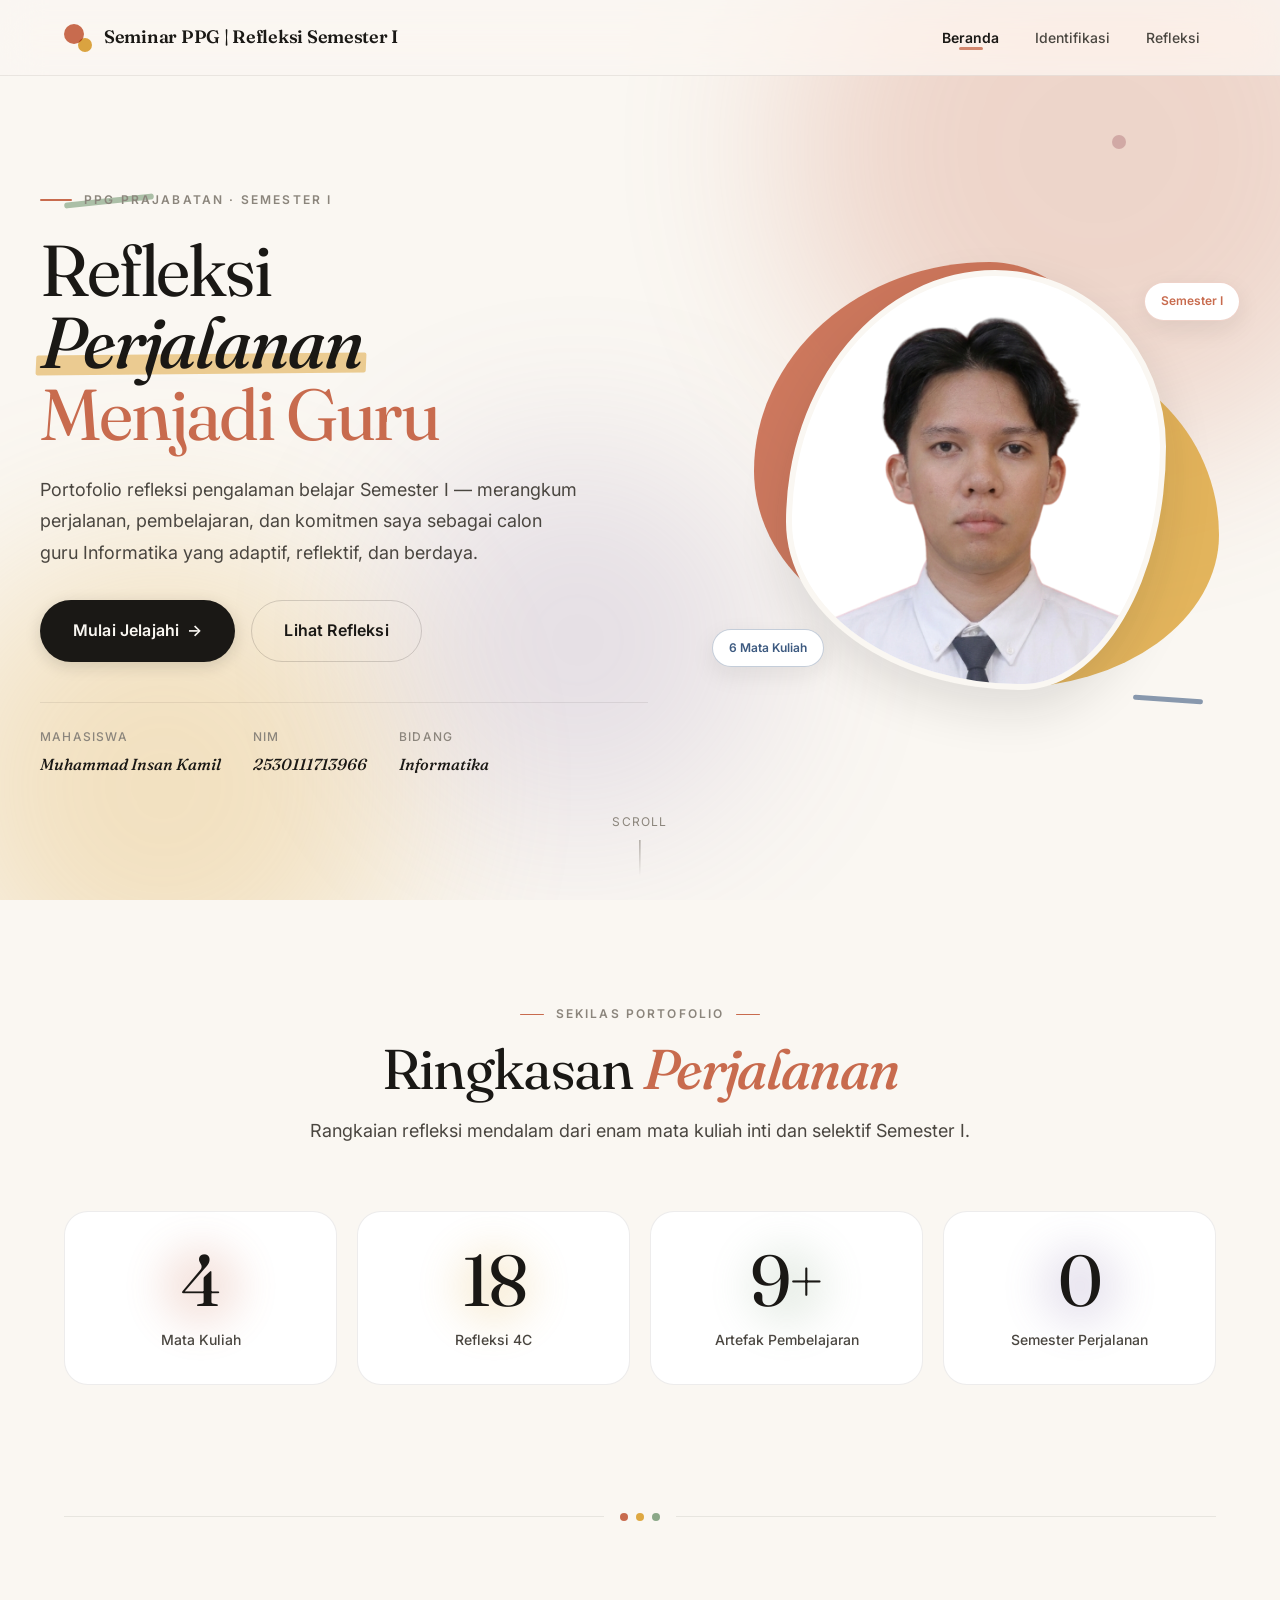
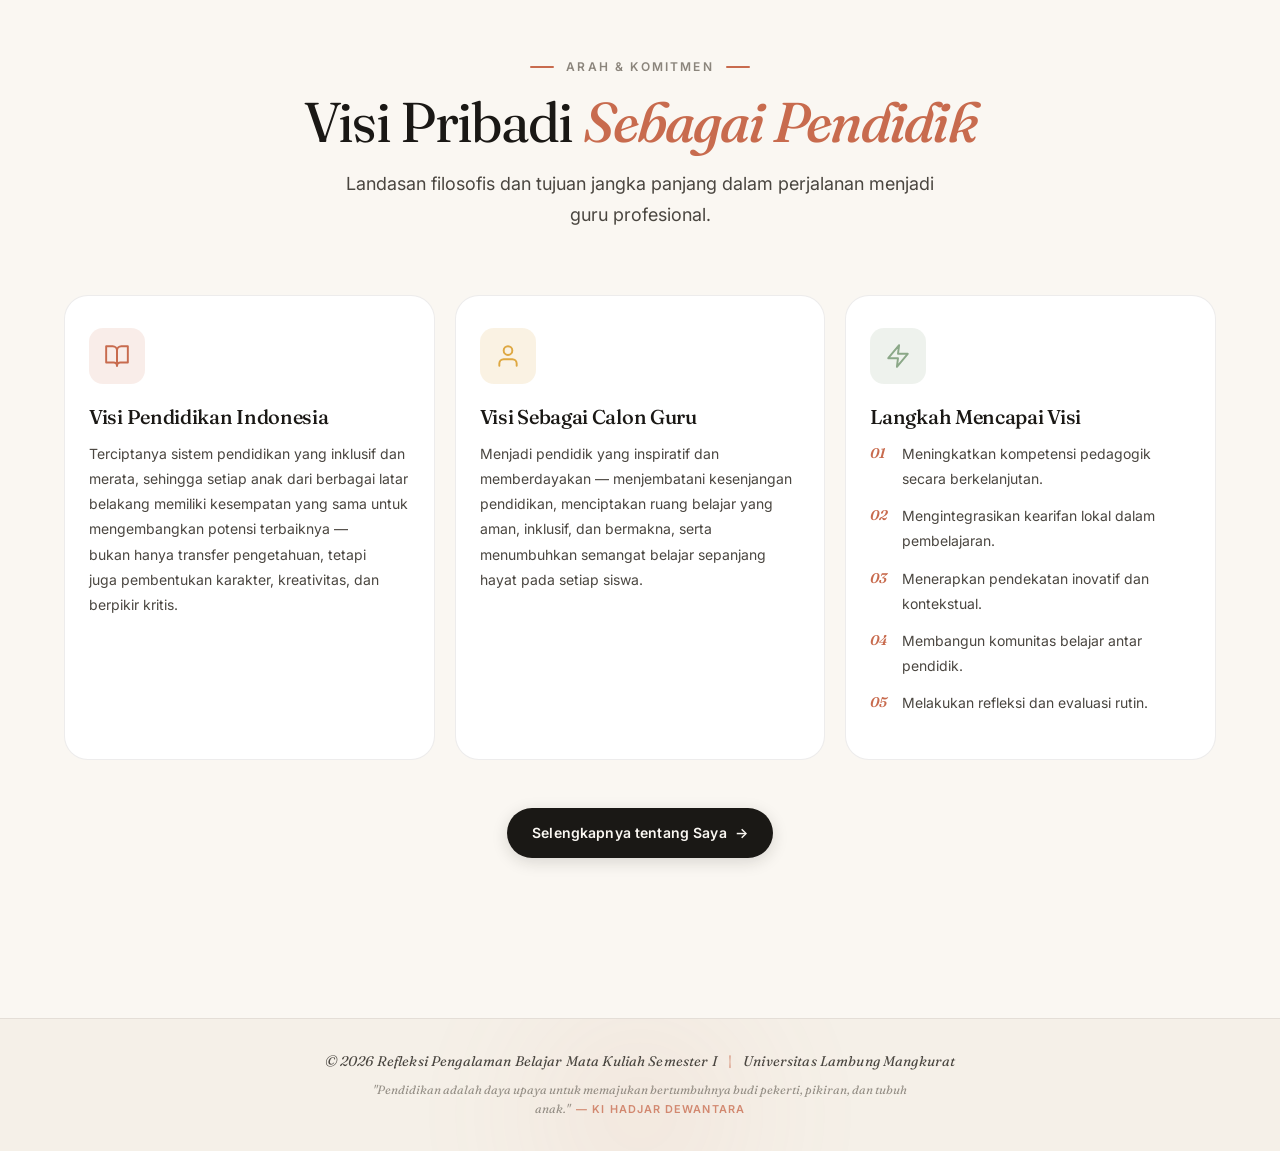
<file: index.html>
<!DOCTYPE html>
<html lang="id">
<head>
  <meta charset="UTF-8">
  <meta name="viewport" content="width=device-width, initial-scale=1.0">
  <meta name="description" content="E-Portofolio PPG Prajabatan — Muhammad Insan Kamil, Bidang Informatika.">
  <title>Beranda · E-Portofolio PPG — Muhammad Insan Kamil</title>
  <link rel="icon" type="image/png" href="assets/img/favicon.png">
  <link rel="preconnect" href="https://fonts.googleapis.com">
  <link rel="preconnect" href="https://fonts.gstatic.com" crossorigin>
  <link href="https://fonts.googleapis.com/css2?family=Fraunces:ital,opsz,wght@0,9..144,400;0,9..144,500;0,9..144,600;1,9..144,400;1,9..144,500&family=Inter:wght@400;500;600;700&display=swap" rel="stylesheet">
  <link rel="stylesheet" href="css/main.css">
</head>
<body>

  <!-- NAVBAR -->
  <nav class="navbar">
    <div class="navbar__inner">
      <a href="index.html" class="navbar__brand">
        <span class="navbar__brand-mark"></span>
        Seminar PPG | Refleksi Semester I
      </a>
      <button class="navbar__toggle" aria-label="Buka menu" aria-expanded="false">
        <span></span><span></span><span></span>
      </button>
      <ul class="navbar__links">
        <li><a href="index.html" class="navbar__link">Beranda</a></li>
        <li><a href="identifikasi.html" class="navbar__link">Identifikasi</a></li>
        <li><a href="refleksi.html" class="navbar__link">Refleksi</a></li>
      </ul>
    </div>
  </nav>

  <!-- HERO -->
  <section class="hero">
    <div class="hero__wash hero__wash--1"></div>
    <div class="hero__wash hero__wash--2"></div>
    <div class="hero__wash hero__wash--3"></div>

    <span class="hero__stroke hero__stroke--1"></span>
    <span class="hero__stroke hero__stroke--2"></span>
    <span class="hero__stroke hero__stroke--3"></span>
    <span class="hero__stroke hero__stroke--4"></span>

    <div class="hero__container">
      <div class="hero__content">
        <span class="hero__eyebrow">PPG Prajabatan · Semester I</span>
        <h1 class="hero__title">
          Refleksi<br>
          <em>Perjalanan</em><br>
          <span class="hero__title-accent">Menjadi Guru</span>
        </h1>
        <p class="hero__description">
          Portofolio refleksi pengalaman belajar Semester I — merangkum perjalanan, pembelajaran, dan komitmen saya sebagai calon guru Informatika yang adaptif, reflektif, dan berdaya.
        </p>
        <div class="hero__actions">
          <a href="identifikasi.html" class="btn btn--primary btn--lg">Mulai Jelajahi</a>
          <a href="refleksi.html" class="btn btn--ghost btn--lg">Lihat Refleksi</a>
        </div>
        <div class="hero__meta">
          <div class="hero__meta-item">
            <span class="hero__meta-label">Mahasiswa</span>
            <span class="hero__meta-value">Muhammad Insan Kamil</span>
          </div>
          <div class="hero__meta-item">
            <span class="hero__meta-label">NIM</span>
            <span class="hero__meta-value">2530111713966</span>
          </div>
          <div class="hero__meta-item">
            <span class="hero__meta-label">Bidang</span>
            <span class="hero__meta-value">Informatika</span>
          </div>
        </div>
      </div>

      <div class="hero__visual">
        <div class="hero__image-blob">
          <img
            src="assets/img/foto-profil.png"
            alt="Muhammad Insan Kamil"
            class="hero__image"
            onerror="this.src='https://png.pngtree.com/png-clipart/20230806/original/pngtree-young-teacher-teaching-in-front-of-class-png-image_9361914.png'"
          >
        </div>
        <div class="hero__tag hero__tag--1">Semester I</div>
        <div class="hero__tag hero__tag--2">6 Mata Kuliah</div>
      </div>
    </div>

    <div class="hero__scroll" aria-hidden="true">
      <span>Scroll</span>
      <div class="hero__scroll-line"></div>
    </div>
  </section>

  <!-- STATS -->
  <section class="section">
    <div class="section__header reveal">
      <span class="section__label">Sekilas Portofolio</span>
      <h2 class="section__title">Ringkasan <em>Perjalanan</em></h2>
      <p class="section__subtitle">
        Rangkaian refleksi mendalam dari enam mata kuliah inti dan selektif Semester I.
      </p>
    </div>

    <div class="stats">
      <div class="stat reveal reveal--delay-1">
        <span class="stat__number" data-count="6">0</span>
        <span class="stat__label">Mata Kuliah</span>
      </div>
      <div class="stat reveal reveal--delay-2">
        <span class="stat__number" data-count="24">0</span>
        <span class="stat__label">Refleksi 4C</span>
      </div>
      <div class="stat reveal reveal--delay-3">
        <span class="stat__number" data-count="12" data-suffix="+">0</span>
        <span class="stat__label">Artefak Pembelajaran</span>
      </div>
      <div class="stat reveal reveal--delay-4">
        <span class="stat__number" data-count="1">0</span>
        <span class="stat__label">Semester Perjalanan</span>
      </div>
    </div>
  </section>

  <div class="divider">
    <span class="divider__dot">
      <span></span><span></span><span></span>
    </span>
  </div>

  <!-- VISI -->
  <section class="section">
    <div class="section__header reveal">
      <span class="section__label">Arah &amp; Komitmen</span>
      <h2 class="section__title">Visi Pribadi <em>Sebagai Pendidik</em></h2>
      <p class="section__subtitle">
        Landasan filosofis dan tujuan jangka panjang dalam perjalanan menjadi guru profesional.
      </p>
    </div>

    <div class="card-grid">
      <div class="card reveal reveal--delay-1">
        <div class="card__icon">
          <svg xmlns="http://www.w3.org/2000/svg" viewBox="0 0 24 24" fill="none" stroke="currentColor" stroke-width="1.8" stroke-linecap="round" stroke-linejoin="round">
            <path d="M2 3h6a4 4 0 0 1 4 4v14a3 3 0 0 0-3-3H2z"></path>
            <path d="M22 3h-6a4 4 0 0 0-4 4v14a3 3 0 0 1 3-3h7z"></path>
          </svg>
        </div>
        <h3 class="card__title">Visi Pendidikan Indonesia</h3>
        <p class="card__body">
          Terciptanya sistem pendidikan yang inklusif dan merata, sehingga setiap anak dari berbagai latar belakang memiliki kesempatan yang sama untuk mengembangkan potensi terbaiknya — bukan hanya transfer pengetahuan, tetapi juga pembentukan karakter, kreativitas, dan berpikir kritis.
        </p>
      </div>

      <div class="card reveal reveal--delay-2">
        <div class="card__icon">
          <svg xmlns="http://www.w3.org/2000/svg" viewBox="0 0 24 24" fill="none" stroke="currentColor" stroke-width="1.8" stroke-linecap="round" stroke-linejoin="round">
            <path d="M20 21v-2a4 4 0 0 0-4-4H8a4 4 0 0 0-4 4v2"></path>
            <circle cx="12" cy="7" r="4"></circle>
          </svg>
        </div>
        <h3 class="card__title">Visi Sebagai Calon Guru</h3>
        <p class="card__body">
          Menjadi pendidik yang inspiratif dan memberdayakan — menjembatani kesenjangan pendidikan, menciptakan ruang belajar yang aman, inklusif, dan bermakna, serta menumbuhkan semangat belajar sepanjang hayat pada setiap siswa.
        </p>
      </div>

      <div class="card reveal reveal--delay-3">
        <div class="card__icon">
          <svg xmlns="http://www.w3.org/2000/svg" viewBox="0 0 24 24" fill="none" stroke="currentColor" stroke-width="1.8" stroke-linecap="round" stroke-linejoin="round">
            <path d="M13 2L3 14h9l-1 8 10-12h-9l1-8z"></path>
          </svg>
        </div>
        <h3 class="card__title">Langkah Mencapai Visi</h3>
        <div class="card__body">
          <ol>
            <li>Meningkatkan kompetensi pedagogik secara berkelanjutan.</li>
            <li>Mengintegrasikan kearifan lokal dalam pembelajaran.</li>
            <li>Menerapkan pendekatan inovatif dan kontekstual.</li>
            <li>Membangun komunitas belajar antar pendidik.</li>
            <li>Melakukan refleksi dan evaluasi rutin.</li>
          </ol>
        </div>
      </div>
    </div>

    <div class="cta-wrapper reveal">
      <a href="identifikasi.html" class="btn btn--primary">Selengkapnya tentang Saya</a>
    </div>
  </section>

  <!-- FOOTER -->
  <footer class="footer">
  <div class="footer__inner">
    <p class="footer__academic">
      © 2026 Refleksi Pengalaman Belajar Mata Kuliah Semester I
      <span class="footer__sep">|</span>
      Universitas Lambung Mangkurat
    </p>
    <p class="footer__quote">
      "Pendidikan adalah daya upaya untuk memajukan bertumbuhnya budi pekerti, pikiran, dan tubuh anak."
      <span class="footer__quote-author">— Ki Hadjar Dewantara</span>
    </p>
  </div>
</footer>

  <script src="js/main.js"></script>
  <script src="js/counter.js"></script>
</body>
</html>
</file>
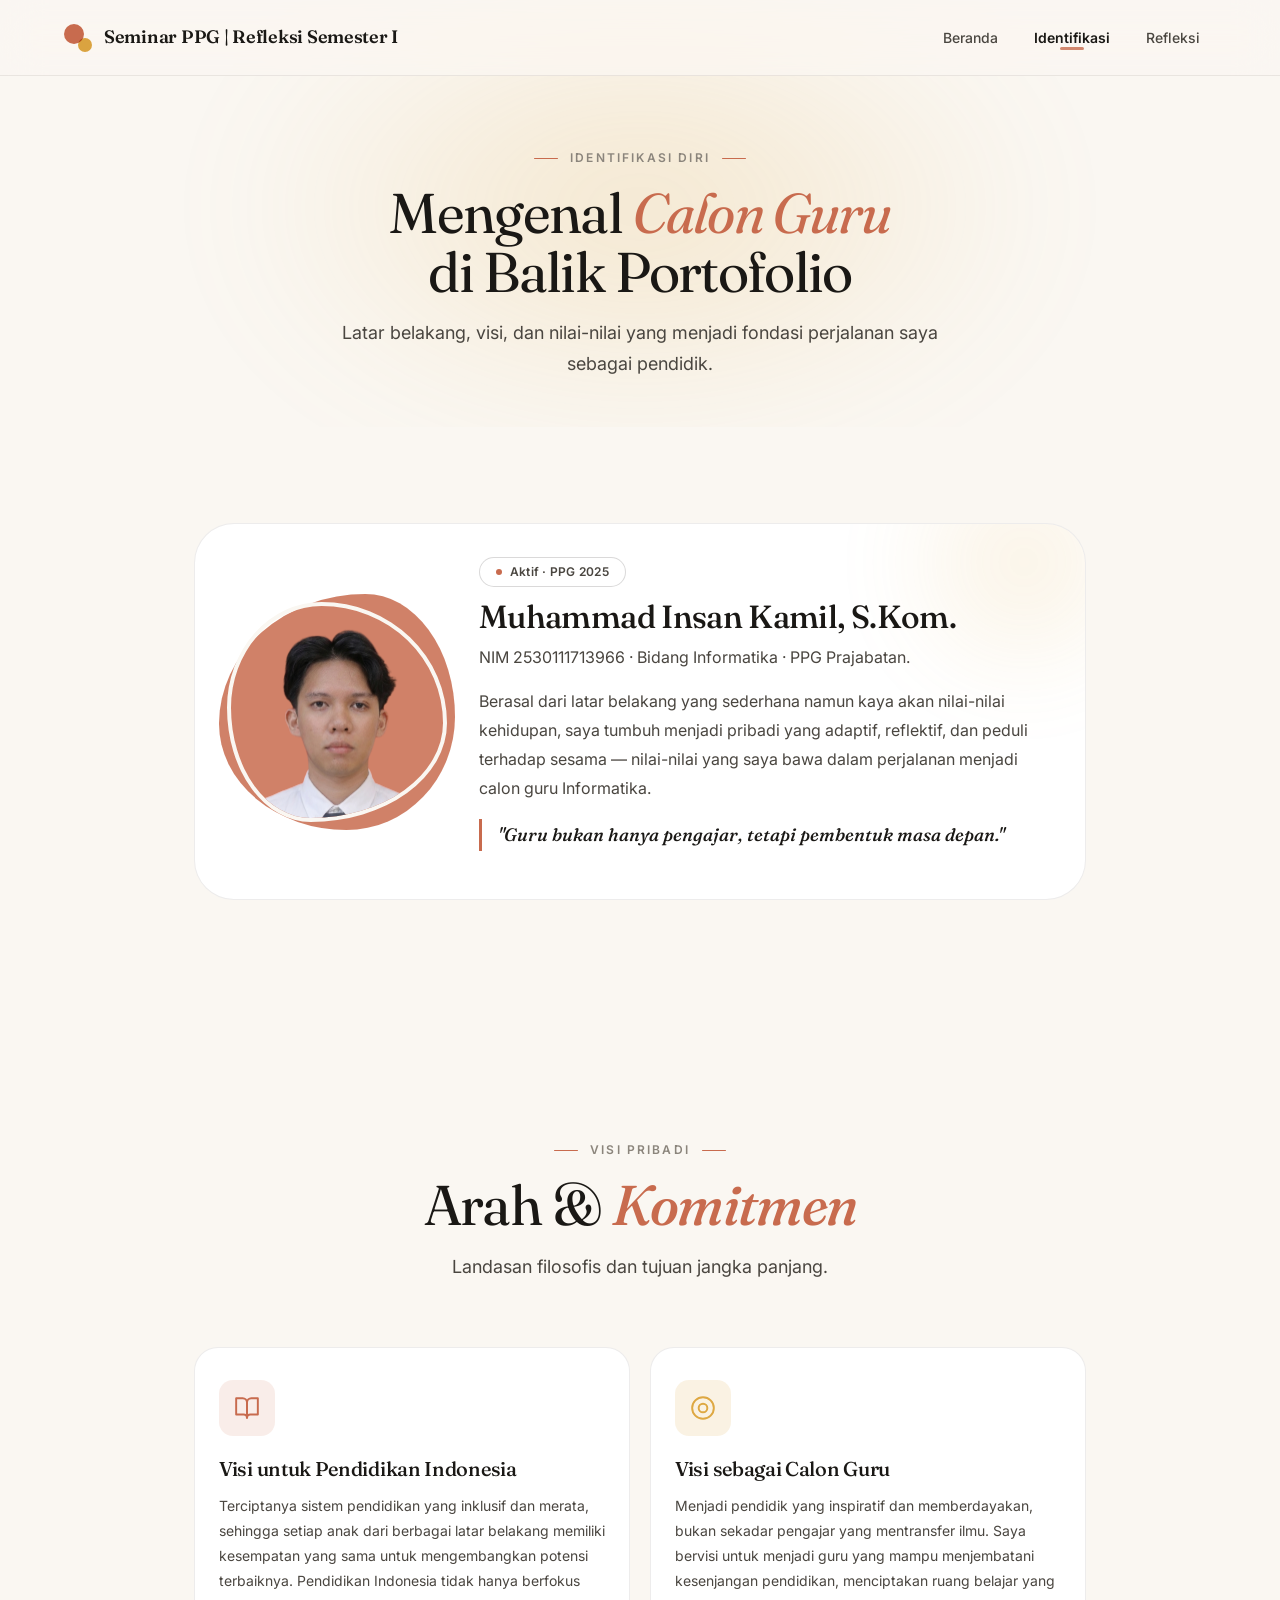
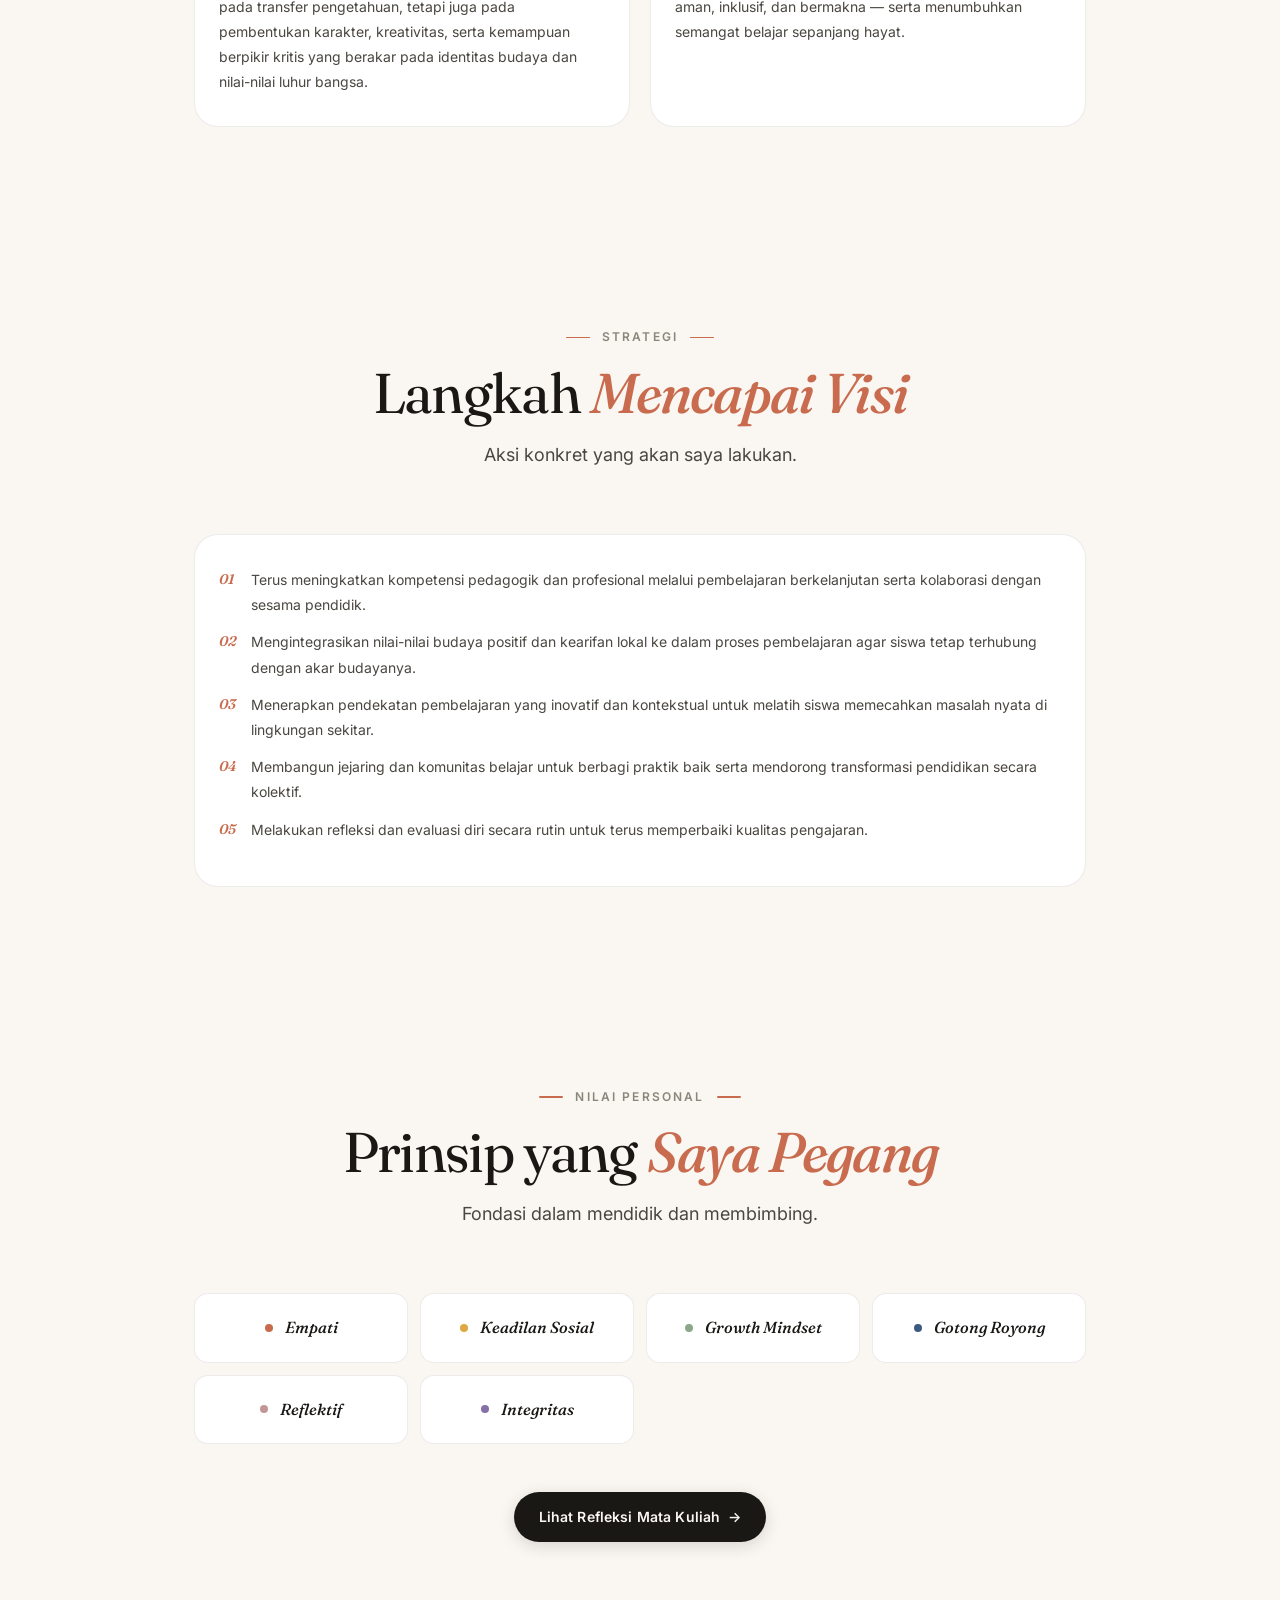
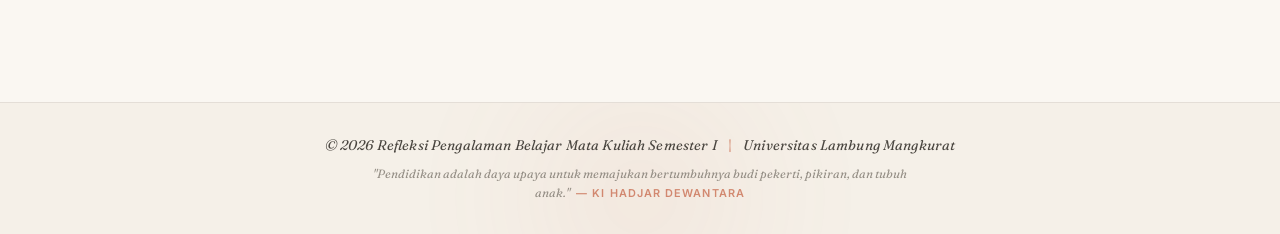
<file: identifikasi.html>
<!DOCTYPE html>
<html lang="id">
<head>
  <meta charset="UTF-8">
  <meta name="viewport" content="width=device-width, initial-scale=1.0">
  <meta name="description" content="Identifikasi diri dan visi Muhammad Insan Kamil sebagai calon guru Informatika.">
  <title>Identifikasi Diri · E-Portofolio PPG</title>
  <link rel="icon" type="image/png" href="assets/img/favicon.png">
  <link rel="preconnect" href="https://fonts.googleapis.com">
  <link rel="preconnect" href="https://fonts.gstatic.com" crossorigin>
  <link href="https://fonts.googleapis.com/css2?family=Fraunces:ital,opsz,wght@0,9..144,400;0,9..144,500;0,9..144,600;1,9..144,400;1,9..144,500&family=Inter:wght@400;500;600;700&display=swap" rel="stylesheet">
  <link rel="stylesheet" href="css/main.css">
</head>
<body>

  <nav class="navbar">
    <div class="navbar__inner">
      <a href="index.html" class="navbar__brand">
        <span class="navbar__brand-mark"></span>
        Seminar PPG | Refleksi Semester I
      </a>
      <button class="navbar__toggle" aria-label="Buka menu" aria-expanded="false">
        <span></span><span></span><span></span>
      </button>
      <ul class="navbar__links">
        <li><a href="index.html" class="navbar__link">Beranda</a></li>
        <li><a href="identifikasi.html" class="navbar__link">Identifikasi</a></li>
        <li><a href="refleksi.html" class="navbar__link">Refleksi</a></li>
      </ul>
    </div>
  </nav>

  <header class="page-header">
    <div class="page-header__content">
      <span class="page-header__label">Identifikasi Diri</span>
      <h1 class="page-header__title">
        Mengenal <em>Calon Guru</em><br>di Balik Portofolio
      </h1>
      <p class="page-header__subtitle">
        Latar belakang, visi, dan nilai-nilai yang menjadi fondasi perjalanan saya sebagai pendidik.
      </p>
    </div>
  </header>

  <!-- PROFILE INTRO -->
  <section class="section section--narrow">
    <div class="profile-intro reveal">
      <div class="profile-intro__image-wrapper">
        <img
          src="assets/img/foto-profil.png"
          alt="Muhammad Insan Kamil"
          class="profile-intro__image"
          onerror="this.src='https://png.pngtree.com/png-clipart/20230806/original/pngtree-young-teacher-teaching-in-front-of-class-png-image_9361914.png'"
        >
      </div>
      <div class="profile-intro__content">
        <span class="pill pill--terracotta">Aktif · PPG 2025</span>
        <h2>Muhammad Insan Kamil, S.Kom.</h2>
        <p>
          NIM 2530111713966 · Bidang Informatika · PPG Prajabatan.
        </p>
        <p>
          Berasal dari latar belakang yang sederhana namun kaya akan nilai-nilai kehidupan,
          saya tumbuh menjadi pribadi yang adaptif, reflektif, dan peduli terhadap sesama —
          nilai-nilai yang saya bawa dalam perjalanan menjadi calon guru Informatika.
        </p>
        <p class="profile-intro__quote">
          "Guru bukan hanya pengajar, tetapi pembentuk masa depan."
        </p>
      </div>
    </div>
  </section>

  <!-- VISI -->
  <section class="section section--narrow">
    <div class="section__header reveal">
      <span class="section__label">Visi Pribadi</span>
      <h2 class="section__title">Arah &amp; <em>Komitmen</em></h2>
      <p class="section__subtitle">Landasan filosofis dan tujuan jangka panjang.</p>
    </div>

    <div class="card-grid card-grid--2">
      <div class="card reveal reveal--delay-1">
        <div class="card__icon">
          <svg xmlns="http://www.w3.org/2000/svg" viewBox="0 0 24 24" fill="none" stroke="currentColor" stroke-width="1.8" stroke-linecap="round" stroke-linejoin="round">
            <path d="M2 3h6a4 4 0 0 1 4 4v14a3 3 0 0 0-3-3H2z"></path>
            <path d="M22 3h-6a4 4 0 0 0-4 4v14a3 3 0 0 1 3-3h7z"></path>
          </svg>
        </div>
        <h3 class="card__title">Visi untuk Pendidikan Indonesia</h3>
        <p class="card__body">
          Terciptanya sistem pendidikan yang inklusif dan merata, sehingga setiap anak dari berbagai latar belakang memiliki kesempatan yang sama untuk mengembangkan potensi terbaiknya. Pendidikan Indonesia tidak hanya berfokus pada transfer pengetahuan, tetapi juga pada pembentukan karakter, kreativitas, serta kemampuan berpikir kritis yang berakar pada identitas budaya dan nilai-nilai luhur bangsa.
        </p>
      </div>

      <div class="card reveal reveal--delay-2">
        <div class="card__icon">
          <svg xmlns="http://www.w3.org/2000/svg" viewBox="0 0 24 24" fill="none" stroke="currentColor" stroke-width="1.8" stroke-linecap="round" stroke-linejoin="round">
            <circle cx="12" cy="12" r="10"></circle>
            <circle cx="12" cy="12" r="4"></circle>
          </svg>
        </div>
        <h3 class="card__title">Visi sebagai Calon Guru</h3>
        <p class="card__body">
          Menjadi pendidik yang inspiratif dan memberdayakan, bukan sekadar pengajar yang mentransfer ilmu. Saya bervisi untuk menjadi guru yang mampu menjembatani kesenjangan pendidikan, menciptakan ruang belajar yang aman, inklusif, dan bermakna — serta menumbuhkan semangat belajar sepanjang hayat.
        </p>
      </div>
    </div>
  </section>

  <!-- LANGKAH -->
  <section class="section section--narrow">
    <div class="section__header reveal">
      <span class="section__label">Strategi</span>
      <h2 class="section__title">Langkah <em>Mencapai Visi</em></h2>
      <p class="section__subtitle">Aksi konkret yang akan saya lakukan.</p>
    </div>

    <div class="card reveal">
      <div class="card__body">
        <ol>
          <li>Terus meningkatkan kompetensi pedagogik dan profesional melalui pembelajaran berkelanjutan serta kolaborasi dengan sesama pendidik.</li>
          <li>Mengintegrasikan nilai-nilai budaya positif dan kearifan lokal ke dalam proses pembelajaran agar siswa tetap terhubung dengan akar budayanya.</li>
          <li>Menerapkan pendekatan pembelajaran yang inovatif dan kontekstual untuk melatih siswa memecahkan masalah nyata di lingkungan sekitar.</li>
          <li>Membangun jejaring dan komunitas belajar untuk berbagi praktik baik serta mendorong transformasi pendidikan secara kolektif.</li>
          <li>Melakukan refleksi dan evaluasi diri secara rutin untuk terus memperbaiki kualitas pengajaran.</li>
        </ol>
      </div>
    </div>
  </section>

  <!-- NILAI -->
  <section class="section section--narrow">
    <div class="section__header reveal">
      <span class="section__label">Nilai Personal</span>
      <h2 class="section__title">Prinsip yang <em>Saya Pegang</em></h2>
      <p class="section__subtitle">Fondasi dalam mendidik dan membimbing.</p>
    </div>

    <div class="values-grid reveal">
      <div class="value-chip">Empati</div>
      <div class="value-chip">Keadilan Sosial</div>
      <div class="value-chip">Growth Mindset</div>
      <div class="value-chip">Gotong Royong</div>
      <div class="value-chip">Reflektif</div>
      <div class="value-chip">Integritas</div>
    </div>

    <div class="cta-wrapper reveal">
      <a href="refleksi.html" class="btn btn--primary">Lihat Refleksi Mata Kuliah</a>
    </div>
  </section>

  <!-- FOOTER -->
  <footer class="footer">
  <div class="footer__inner">
    <p class="footer__academic">
      © 2026 Refleksi Pengalaman Belajar Mata Kuliah Semester I
      <span class="footer__sep">|</span>
      Universitas Lambung Mangkurat
    </p>
    <p class="footer__quote">
      "Pendidikan adalah daya upaya untuk memajukan bertumbuhnya budi pekerti, pikiran, dan tubuh anak."
      <span class="footer__quote-author">— Ki Hadjar Dewantara</span>
    </p>
  </div>
</footer>

  <script src="js/main.js"></script>
</body>
</html>
</file>
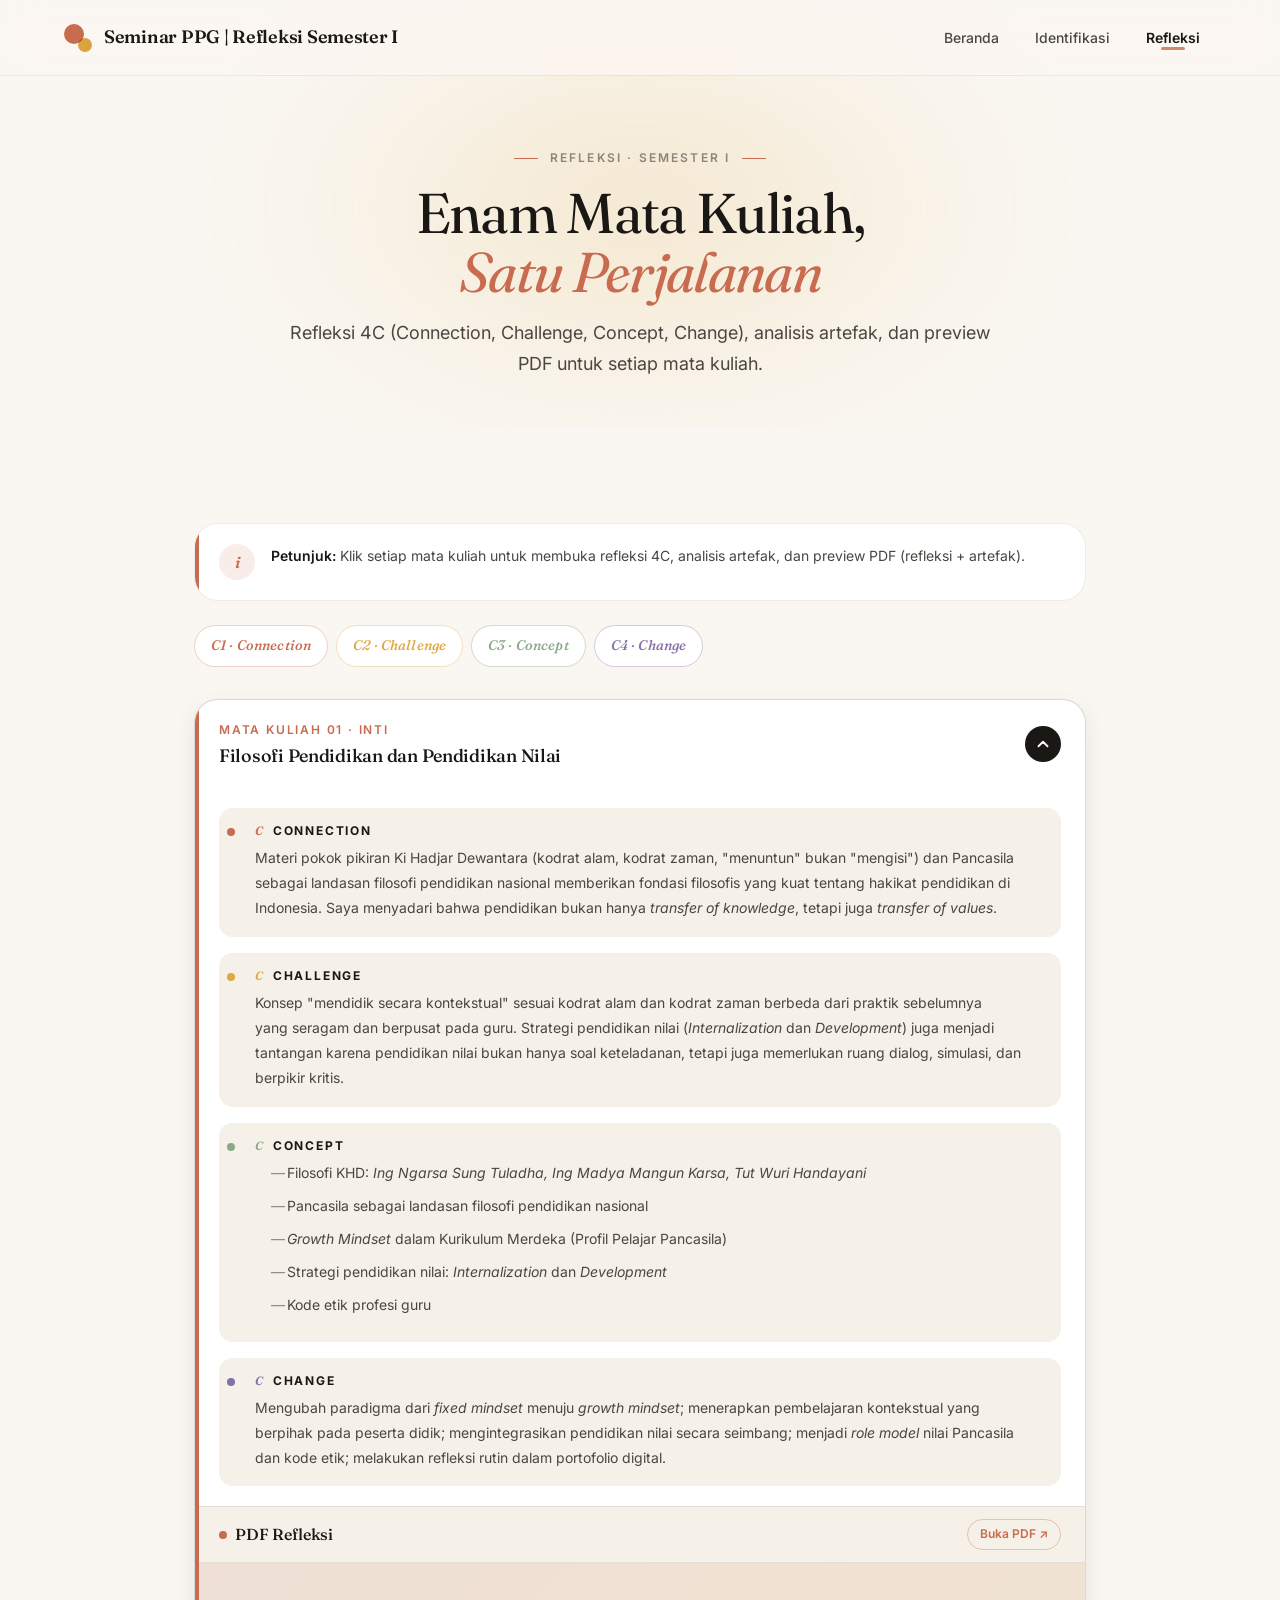
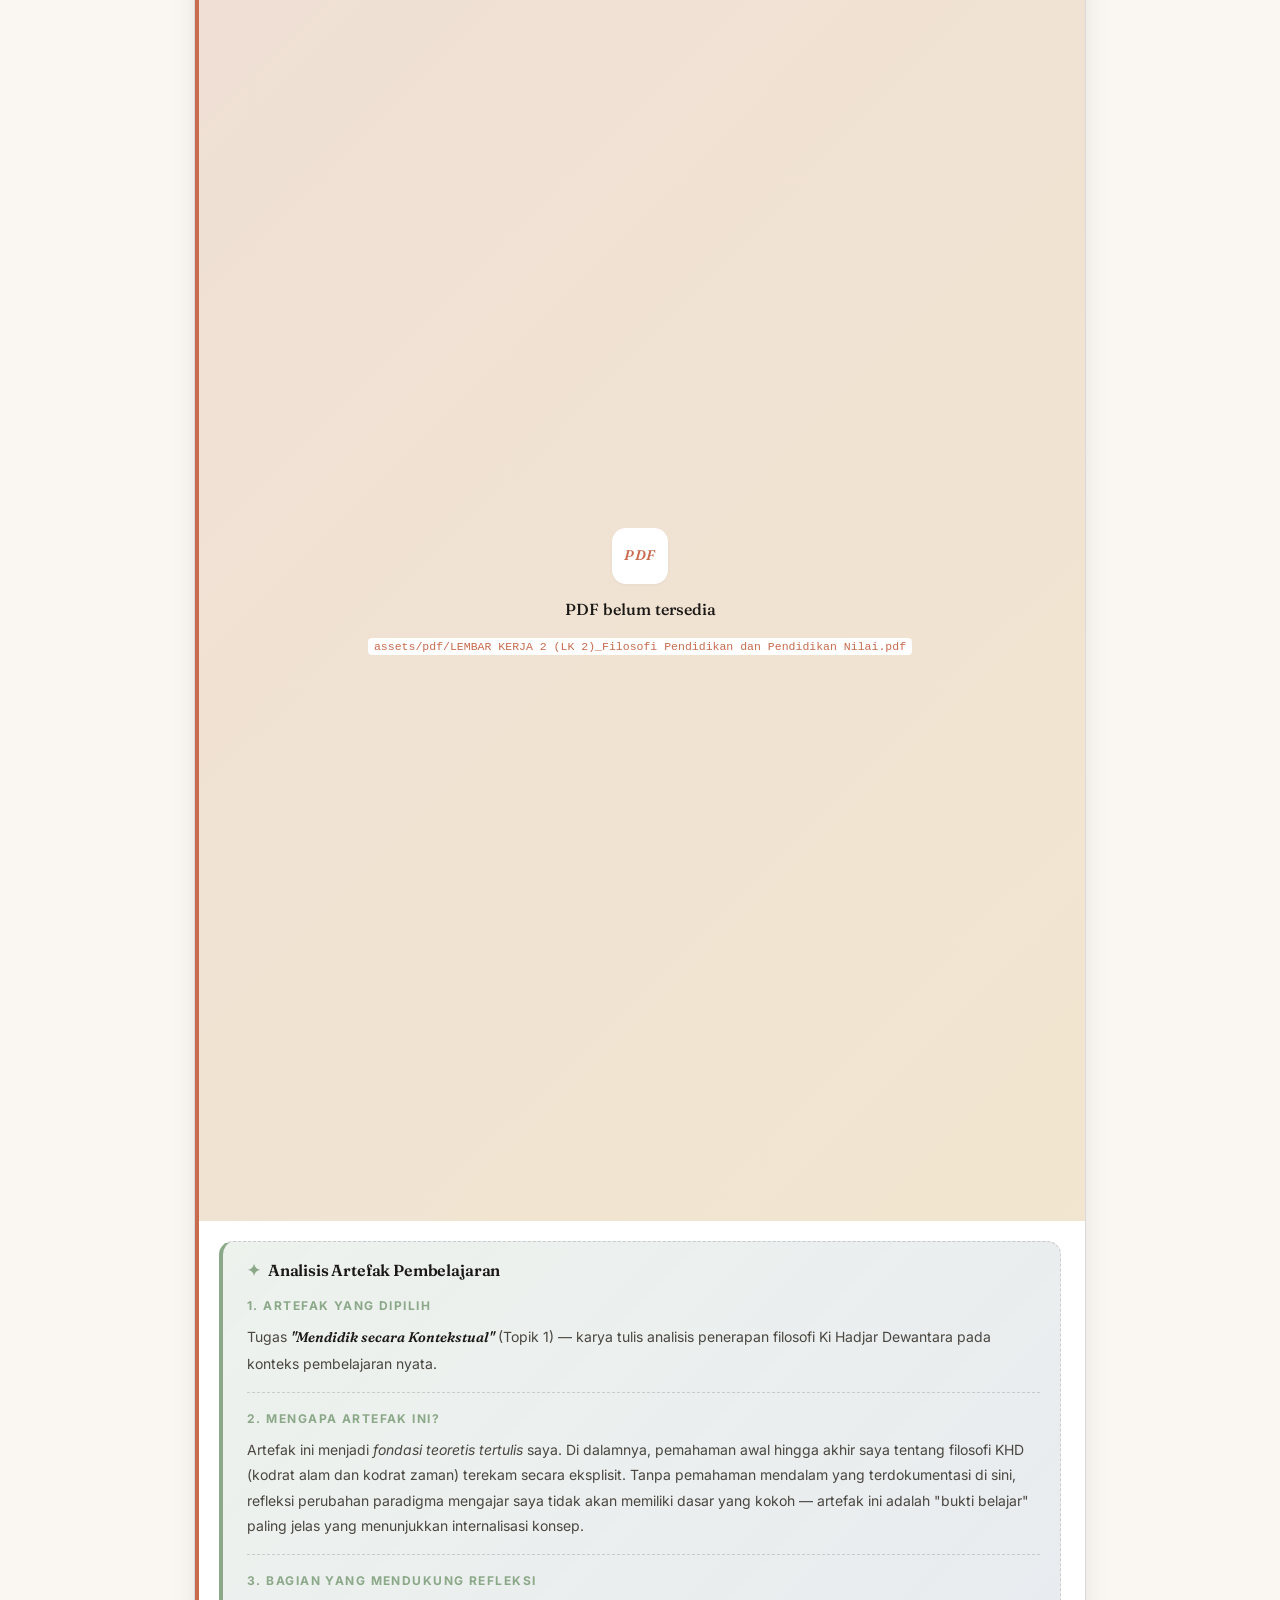
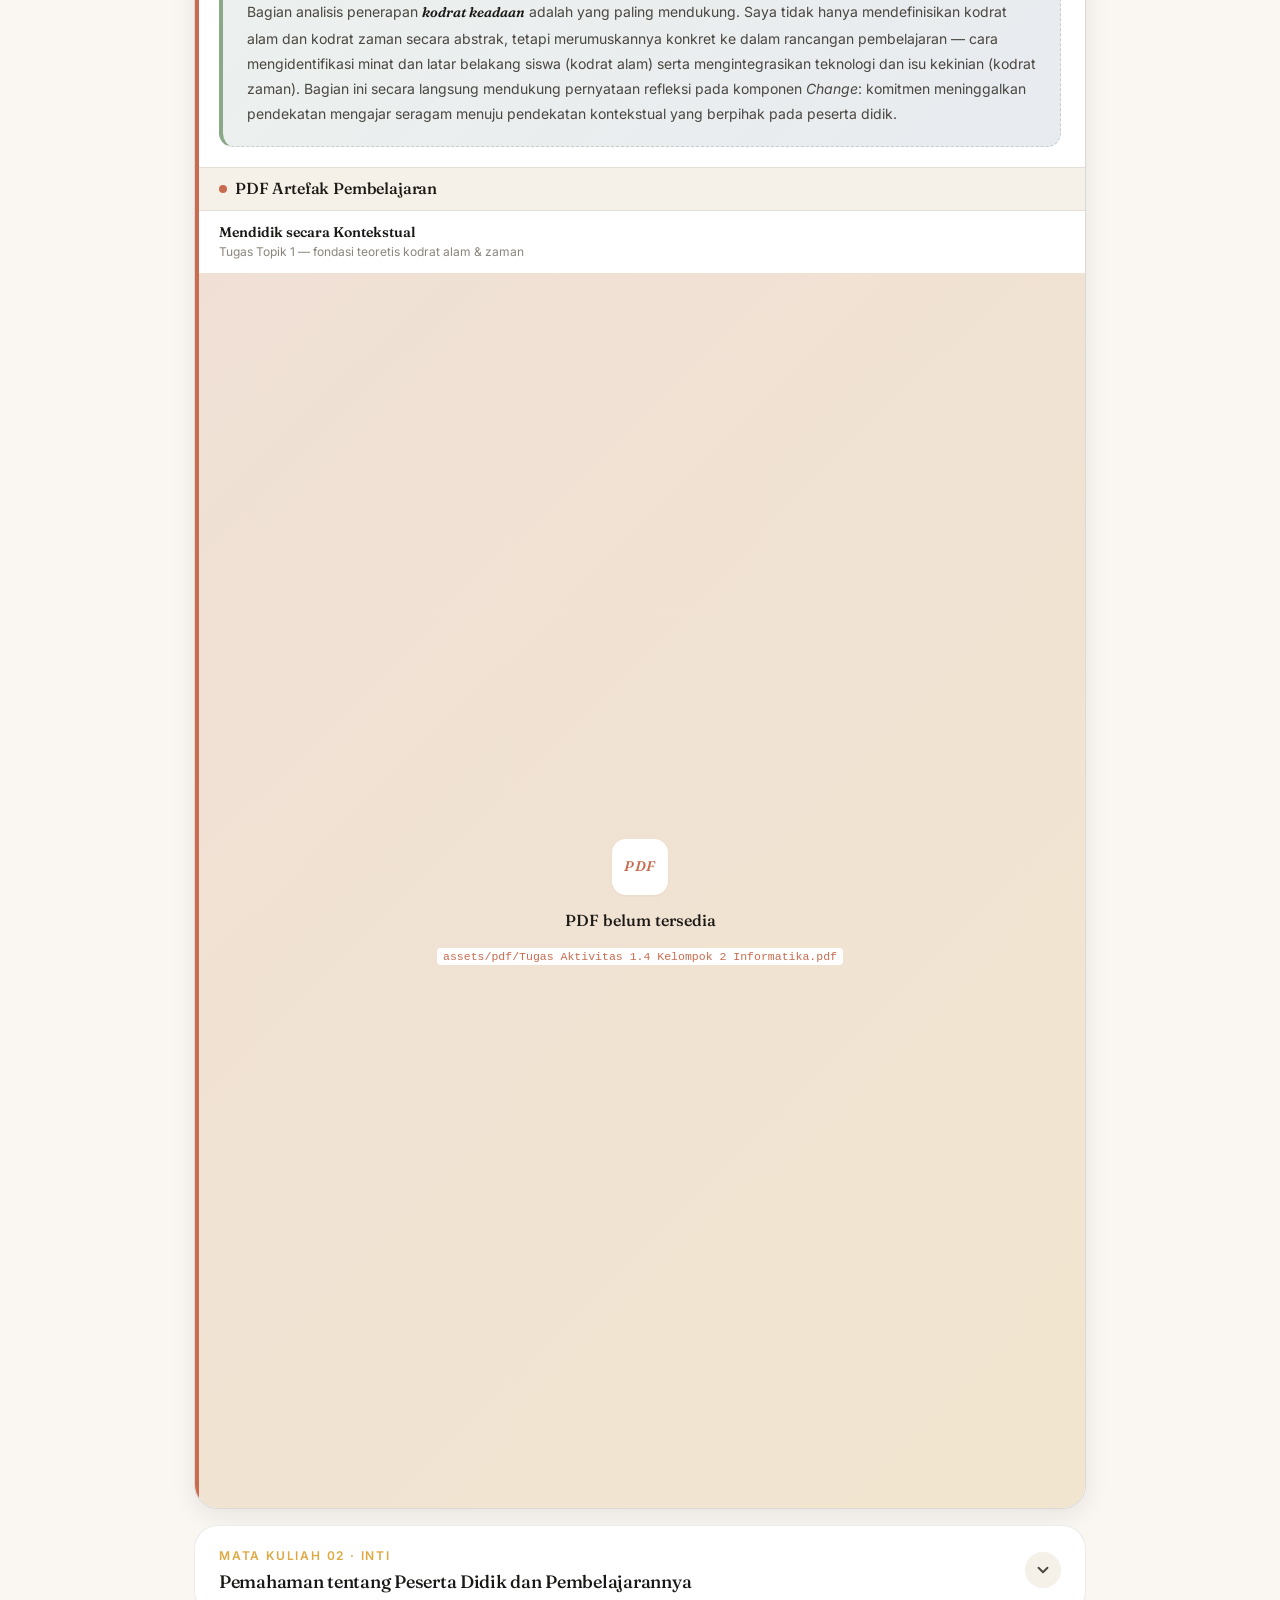
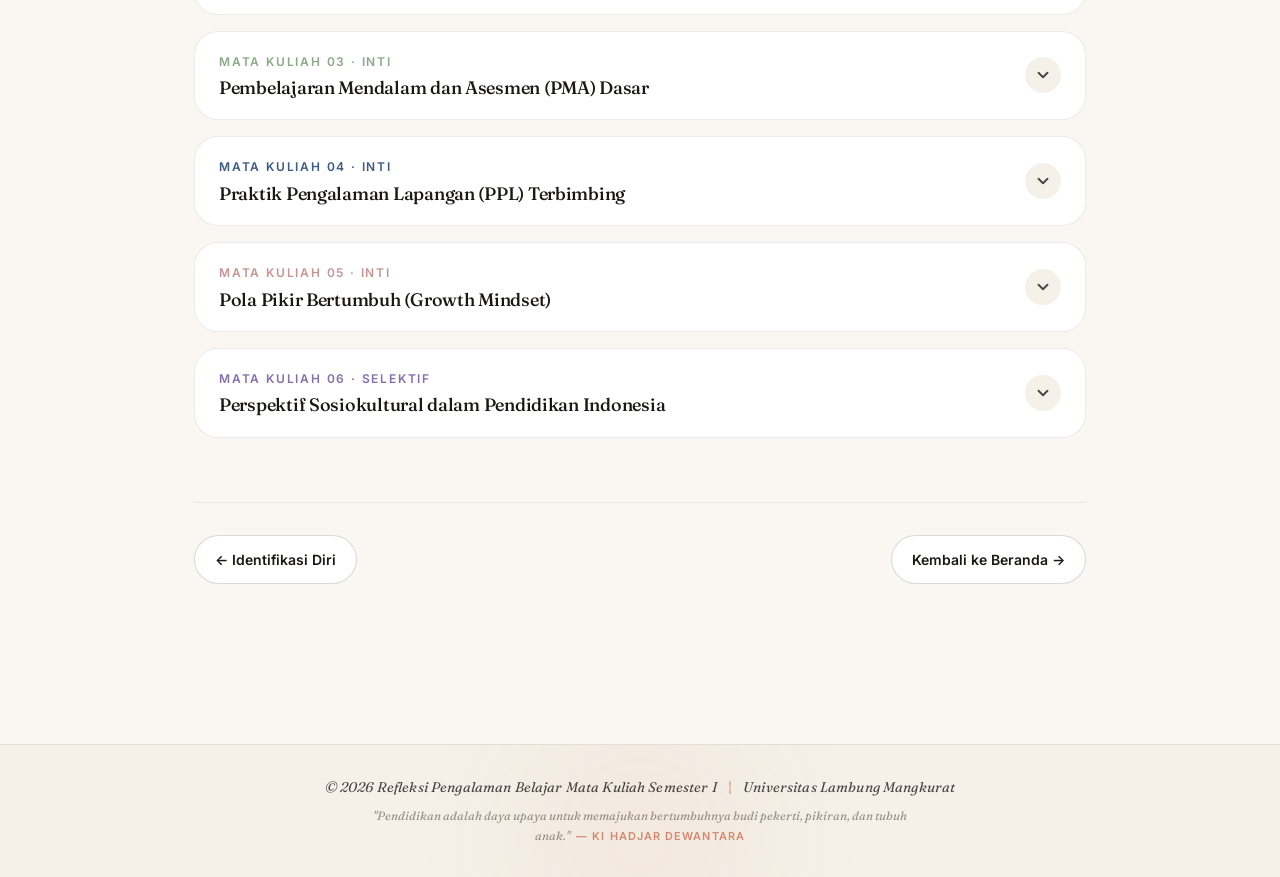
<file: refleksi.html>
<!DOCTYPE html>
<html lang="id">
<head>
  <meta charset="UTF-8">
  <meta name="viewport" content="width=device-width, initial-scale=1.0">
  <meta name="description" content="Refleksi pengalaman belajar 6 mata kuliah Semester I — Muhammad Insan Kamil.">
  <title>Refleksi Mata Kuliah · E-Portofolio PPG</title>
  <link rel="icon" type="image/png" href="assets/img/favicon.png">
  <link rel="preconnect" href="https://fonts.googleapis.com">
  <link rel="preconnect" href="https://fonts.gstatic.com" crossorigin>
  <link href="https://fonts.googleapis.com/css2?family=Fraunces:ital,opsz,wght@0,9..144,400;0,9..144,500;0,9..144,600;1,9..144,400;1,9..144,500&family=Inter:wght@400;500;600;700&display=swap" rel="stylesheet">
  <link rel="stylesheet" href="css/main.css">
</head>
<body>

  <nav class="navbar">
    <div class="navbar__inner">
      <a href="index.html" class="navbar__brand">
        <span class="navbar__brand-mark"></span>
        Seminar PPG | Refleksi Semester I
      </a>
      <button class="navbar__toggle" aria-label="Buka menu" aria-expanded="false">
        <span></span><span></span><span></span>
      </button>
      <ul class="navbar__links">
        <li><a href="index.html" class="navbar__link">Beranda</a></li>
        <li><a href="identifikasi.html" class="navbar__link">Identifikasi</a></li>
        <li><a href="refleksi.html" class="navbar__link">Refleksi</a></li>
      </ul>
    </div>
  </nav>

  <header class="page-header">
    <div class="page-header__content">
      <span class="page-header__label">Refleksi · Semester I</span>
      <h1 class="page-header__title">
        Enam Mata Kuliah,<br><em>Satu Perjalanan</em>
      </h1>
      <p class="page-header__subtitle">
        Refleksi 4C (Connection, Challenge, Concept, Change), analisis artefak, dan preview PDF untuk setiap mata kuliah.
      </p>
    </div>
  </header>

  <section class="section section--narrow">

    <div class="refleksi-info reveal">
      <div class="refleksi-info__icon">i</div>
      <div>
        <strong>Petunjuk:</strong> Klik setiap mata kuliah untuk membuka refleksi 4C, analisis artefak, dan preview PDF (refleksi + artefak).
      </div>
    </div>

    <div class="refleksi-legend reveal">
      <span class="refleksi-legend__item">C1 · Connection</span>
      <span class="refleksi-legend__item">C2 · Challenge</span>
      <span class="refleksi-legend__item">C3 · Concept</span>
      <span class="refleksi-legend__item">C4 · Change</span>
    </div>

    <div class="accordion" id="accordionRefleksi">

      <!-- ============================================================
           MATA KULIAH 01 — FILOSOFI PENDIDIKAN
           ============================================================ -->
      <div class="accordion__item">
        <button class="accordion__trigger" aria-expanded="false">
          <div class="accordion__meta">
            <span class="accordion__label">Mata Kuliah 01 · Inti</span>
            <span class="accordion__title">Filosofi Pendidikan dan Pendidikan Nilai</span>
          </div>
          <span class="accordion__icon">
            <svg xmlns="http://www.w3.org/2000/svg" viewBox="0 0 24 24" fill="none" stroke="currentColor" stroke-width="2.5" stroke-linecap="round" stroke-linejoin="round"><polyline points="6 9 12 15 18 9"></polyline></svg>
          </span>
        </button>
        <div class="accordion__content">
          <div class="accordion__body">

            <div class="accordion__section">
              <h4 class="accordion__section-title">Connection</h4>
              <p>Materi pokok pikiran Ki Hadjar Dewantara (kodrat alam, kodrat zaman, "menuntun" bukan "mengisi") dan Pancasila sebagai landasan filosofi pendidikan nasional memberikan fondasi filosofis yang kuat tentang hakikat pendidikan di Indonesia. Saya menyadari bahwa pendidikan bukan hanya <em>transfer of knowledge</em>, tetapi juga <em>transfer of values</em>.</p>
            </div>
            <div class="accordion__section">
              <h4 class="accordion__section-title">Challenge</h4>
              <p>Konsep "mendidik secara kontekstual" sesuai kodrat alam dan kodrat zaman berbeda dari praktik sebelumnya yang seragam dan berpusat pada guru. Strategi pendidikan nilai (<em>Internalization</em> dan <em>Development</em>) juga menjadi tantangan karena pendidikan nilai bukan hanya soal keteladanan, tetapi juga memerlukan ruang dialog, simulasi, dan berpikir kritis.</p>
            </div>
            <div class="accordion__section">
              <h4 class="accordion__section-title">Concept</h4>
              <ul>
                <li>Filosofi KHD: <em>Ing Ngarsa Sung Tuladha, Ing Madya Mangun Karsa, Tut Wuri Handayani</em></li>
                <li>Pancasila sebagai landasan filosofi pendidikan nasional</li>
                <li><em>Growth Mindset</em> dalam Kurikulum Merdeka (Profil Pelajar Pancasila)</li>
                <li>Strategi pendidikan nilai: <em>Internalization</em> dan <em>Development</em></li>
                <li>Kode etik profesi guru</li>
              </ul>
            </div>
            <div class="accordion__section">
              <h4 class="accordion__section-title">Change</h4>
              <p>Mengubah paradigma dari <em>fixed mindset</em> menuju <em>growth mindset</em>; menerapkan pembelajaran kontekstual yang berpihak pada peserta didik; mengintegrasikan pendidikan nilai secara seimbang; menjadi <em>role model</em> nilai Pancasila dan kode etik; melakukan refleksi rutin dalam portofolio digital.</p>
            </div>

            <!-- PDF Refleksi -->
            <div class="pdf-section">
              <div class="pdf-section__header">
                <h4 class="pdf-section__title">PDF Refleksi</h4>
                <a href="assets/pdf/LEMBAR KERJA 2 (LK 2)_Filosofi Pendidikan dan Pendidikan Nilai.pdf" target="_blank" rel="noopener" class="pdf-section__download">Buka PDF ↗</a>
              </div>
              <object class="pdf-embed" data-src="assets/pdf/LEMBAR KERJA 2 (LK 2)_Filosofi Pendidikan dan Pendidikan Nilai.pdf" type="application/pdf">
                <div class="pdf-fallback">
                  <div class="pdf-fallback__icon">PDF</div>
                  <p class="pdf-fallback__title">PDF belum tersedia</p>
                  <p class="pdf-fallback__hint"><code>assets/pdf/LEMBAR KERJA 2 (LK 2)_Filosofi Pendidikan dan Pendidikan Nilai.pdf</code></p>
                </div>
              </object>
            </div>
            <!-- Analisis Artefak MK 01 -->
<!-- Analisis Artefak MK 01 -->
<div class="analisis-artefak">
  <h4 class="analisis-artefak__title">Analisis Artefak Pembelajaran</h4>

  <div class="analisis-artefak__item">
    <span class="analisis-artefak__label">1. Artefak yang Dipilih</span>
    <p>
      Tugas <strong>"Mendidik secara Kontekstual"</strong> (Topik 1) — karya tulis analisis penerapan filosofi Ki Hadjar Dewantara pada konteks pembelajaran nyata.
    </p>
  </div>

  <div class="analisis-artefak__item">
    <span class="analisis-artefak__label">2. Mengapa Artefak Ini?</span>
    <p>
      Artefak ini menjadi <em>fondasi teoretis tertulis</em> saya. Di dalamnya, pemahaman awal hingga akhir saya tentang filosofi KHD (kodrat alam dan kodrat zaman) terekam secara eksplisit. Tanpa pemahaman mendalam yang terdokumentasi di sini, refleksi perubahan paradigma mengajar saya tidak akan memiliki dasar yang kokoh — artefak ini adalah "bukti belajar" paling jelas yang menunjukkan internalisasi konsep.
    </p>
  </div>

  <div class="analisis-artefak__item">
    <span class="analisis-artefak__label">3. Bagian yang Mendukung Refleksi</span>
    <p>
      Bagian analisis penerapan <strong>kodrat keadaan</strong> adalah yang paling mendukung. Saya tidak hanya mendefinisikan kodrat alam dan kodrat zaman secara abstrak, tetapi merumuskannya konkret ke dalam rancangan pembelajaran — cara mengidentifikasi minat dan latar belakang siswa (kodrat alam) serta mengintegrasikan teknologi dan isu kekinian (kodrat zaman). Bagian ini secara langsung mendukung pernyataan refleksi pada komponen <em>Change</em>: komitmen meninggalkan pendekatan mengajar seragam menuju pendekatan kontekstual yang berpihak pada peserta didik.
    </p>
  </div>
</div>
            <!-- PDF Artefak -->
            <div class="pdf-section">
              <div class="pdf-section__header">
                <h4 class="pdf-section__title">PDF Artefak Pembelajaran</h4>
              </div>
              <div class="pdf-grid">
                <div class="pdf-item">
                  <div class="pdf-item__label">
                    <strong>Mendidik secara Kontekstual</strong>
                    <span>Tugas Topik 1 — fondasi teoretis kodrat alam &amp; zaman</span>
                  </div>
                  <object class="pdf-embed" data-src="assets/pdf/Tugas Aktivitas 1.4 Kelompok 2 Informatika.pdf" type="application/pdf">
                    <div class="pdf-fallback">
                      <div class="pdf-fallback__icon">PDF</div>
                      <p class="pdf-fallback__title">PDF belum tersedia</p>
                      <p class="pdf-fallback__hint"><code>assets/pdf/Tugas Aktivitas 1.4 Kelompok 2 Informatika.pdf</code></p>
                    </div>
                  </object>
                </div>
              </div>
            </div>

          </div>
        </div>
      </div>

      <!-- ============================================================
           MATA KULIAH 02 — PESERTA DIDIK
           ============================================================ -->
      <div class="accordion__item">
        <button class="accordion__trigger" aria-expanded="false">
          <div class="accordion__meta">
            <span class="accordion__label">Mata Kuliah 02 · Inti</span>
            <span class="accordion__title">Pemahaman tentang Peserta Didik dan Pembelajarannya</span>
          </div>
          <span class="accordion__icon">
            <svg xmlns="http://www.w3.org/2000/svg" viewBox="0 0 24 24" fill="none" stroke="currentColor" stroke-width="2.5" stroke-linecap="round" stroke-linejoin="round"><polyline points="6 9 12 15 18 9"></polyline></svg>
          </span>
        </button>
        <div class="accordion__content">
          <div class="accordion__body">

            <div class="accordion__section">
              <h4 class="accordion__section-title">Connection</h4>
              <p>Mata kuliah ini memberikan kerangka ilmiah untuk menjawab: "Siapakah murid yang saya hadapi dan bagaimana cara terbaik melayani kebutuhan belajarnya?" Setiap murid adalah individu unik yang sedang berkembang dinamis. Perbedaan karakteristik dalam satu kelas bukan penghambat, melainkan keniscayaan yang harus dijawab dengan strategi tepat.</p>
            </div>
            <div class="accordion__section">
              <h4 class="accordion__section-title">Challenge</h4>
              <p>Perbedaan karakteristik peserta didik harus dilihat sebagai keberagaman modalitas kecerdasan, bukan hanya perbedaan skor akademik. Pembelajaran terdiferensiasi menuntut guru menyediakan beragam jalur. Memahami hambatan peserta didik (disabilitas, neurodiversitas, kesulitan belajar spesifik, CIBI) juga menjadi tantangan baru.</p>
            </div>
            <div class="accordion__section">
              <h4 class="accordion__section-title">Concept</h4>
              <ul>
                <li>Teori perkembangan kognitif Piaget &amp; Vygotsky (ZPD, <em>scaffolding</em>)</li>
                <li>Teori perkembangan sosial-emosional Erikson</li>
                <li>Teori perkembangan moral Kohlberg &amp; Gilligan</li>
                <li>Kecerdasan majemuk Gardner</li>
                <li>Pembelajaran terdiferensiasi Tomlinson</li>
              </ul>
            </div>
            <div class="accordion__section">
              <h4 class="accordion__section-title">Change</h4>
              <p>Melakukan <em>profiling</em> peserta didik secara sistematis; menerapkan pembelajaran terdiferensiasi; mengakomodasi keberagaman termasuk disabilitas dan CIBI; menerapkan pendekatan konstruktivis; menciptakan lingkungan belajar yang aman secara emosional.</p>
            </div>

            <div class="pdf-section">
              <div class="pdf-section__header">
                <h4 class="pdf-section__title">PDF Refleksi</h4>
                <a href="assets/pdf/LEMBAR KERJA 2 (LK 2)_Pemahaman tentang Peserta Didik dan Pembelajarannya.pdf" target="_blank" rel="noopener" class="pdf-section__download">Buka PDF ↗</a>
              </div>
              <object class="pdf-embed" data-src="assets/pdf/LEMBAR KERJA 2 (LK 2)_Pemahaman tentang Peserta Didik dan Pembelajarannya.pdf" type="application/pdf">
                <div class="pdf-fallback">
                  <div class="pdf-fallback__icon">PDF</div>
                  <p class="pdf-fallback__title">PDF belum tersedia</p>
                  <p class="pdf-fallback__hint"><code>assets/pdf/LEMBAR KERJA 2 (LK 2)_Pemahaman tentang Peserta Didik dan Pembelajarannya.pdf</code></p>
                </div>
              </object>
            </div>

            <!-- Analisis Artefak MK 02 -->
<!-- Analisis Artefak MK 02 -->
<div class="analisis-artefak">
  <h4 class="analisis-artefak__title">Analisis Artefak Pembelajaran</h4>

  <div class="analisis-artefak__item">
    <span class="analisis-artefak__label">1. Artefak yang Dipilih</span>
    <p>
      Tugas <strong>Analisis Kasus Keberagaman Kelas Pak Toni</strong> — analisis karakteristik empat murid (Nina, Adi, Mario, Laksmi) dalam kasus "Mengajar Kelas yang Penuh Warna" beserta strategi pembelajarannya.
    </p>
  </div>

  <div class="analisis-artefak__item">
    <span class="analisis-artefak__label">2. Mengapa Artefak Ini?</span>
    <p>
      Artefak ini menunjukkan <em>perjalanan refleksi secara konkret</em> — dari memahami teori (kecerdasan majemuk Gardner, teori perkembangan, diferensiasi) hingga menerjemahkannya menjadi strategi aksi untuk setiap murid. Inilah bukti paling otentik bahwa saya tidak berhenti pada hafalan konsep, tetapi mampu mendiagnosis keberagaman dan merancang respons pedagogis yang tepat.
    </p>
  </div>

  <div class="analisis-artefak__item">
    <span class="analisis-artefak__label">3. Bagian yang Mendukung Refleksi</span>
    <p>
      Bagian <strong>identifikasi profil kecerdasan dan strategi diferensiasi per murid</strong> adalah inti yang mendukung refleksi saya. Untuk Nina (kecerdasan logis-matematis kuat, kesulitan verbal), saya rancang pilihan menunjukkan pemahaman via grafik/diagram + rubrik menulis. Untuk Adi (interpersonal tinggi), peran mediator diskusi + kaitan materi dengan isu sosial. Untuk Mario (kinestetik), pembelajaran berbasis gerakan dan proyek praktik. Untuk Laksmi (spasial-visual), peta konsep bergambar. Bagian ini secara langsung mendukung komitmen <em>Change</em>: menerapkan pembelajaran terdiferensiasi yang adil dan inklusif, bukan "satu ukuran untuk semua".
    </p>
  </div>
</div>

            <div class="pdf-section">
              <div class="pdf-section__header">
                <h4 class="pdf-section__title">PDF Artefak Pembelajaran</h4>
              </div>
              <div class="pdf-grid">
                <div class="pdf-item">
                  <div class="pdf-item__label">
                    <strong>Analisis Kasus Pak Toni</strong>
                    <span>Keberagaman kelas — karakter Nina, Adi, Mario, Laksmi</span>
                  </div>
                  <object class="pdf-embed" data-src="assets/pdf/LK Aktivitas 1a Topik 1_Kelompok 2 Informatika_Terbaru.pdf" type="application/pdf">
                    <div class="pdf-fallback">
                      <div class="pdf-fallback__icon">PDF</div>
                      <p class="pdf-fallback__title">PDF belum tersedia</p>
                      <p class="pdf-fallback__hint"><code>assets/pdf/LK Aktivitas 1a Topik 1_Kelompok 2 Informatika_Terbaru.pdf</code></p>
                    </div>
                  </object>
                </div>
              </div>
            </div>

          </div>
        </div>
      </div>

      <!-- ============================================================
           MATA KULIAH 03 — PMA DASAR
           ============================================================ -->
      <div class="accordion__item">
        <button class="accordion__trigger" aria-expanded="false">
          <div class="accordion__meta">
            <span class="accordion__label">Mata Kuliah 03 · Inti</span>
            <span class="accordion__title">Pembelajaran Mendalam dan Asesmen (PMA) Dasar</span>
          </div>
          <span class="accordion__icon">
            <svg xmlns="http://www.w3.org/2000/svg" viewBox="0 0 24 24" fill="none" stroke="currentColor" stroke-width="2.5" stroke-linecap="round" stroke-linejoin="round"><polyline points="6 9 12 15 18 9"></polyline></svg>
          </span>
        </button>
        <div class="accordion__content">
          <div class="accordion__body">

            <div class="accordion__section">
              <h4 class="accordion__section-title">Connection</h4>
              <p>Konsep pembelajaran mendalam (<em>deep learning</em>) yang menekankan suasana belajar berkesadaran, bermakna, dan menggembirakan. Mengajar bukan sekadar menyampaikan materi, tetapi menciptakan pengalaman belajar yang mendorong murid berpikir kritis dan mengaitkan konsep dengan kehidupan nyata.</p>
            </div>
            <div class="accordion__section">
              <h4 class="accordion__section-title">Challenge</h4>
              <p>Perbedaan <em>surface learning</em> (hafalan) vs <em>deep learning</em> (pemahaman konseptual); pendekatan <em>Understanding by Design</em> (UbD) dengan <em>backward design</em>; pembelajaran berdiferensiasi; asesmen autentik yang menilai proses berpikir, bukan hanya hasil akhir.</p>
            </div>
            <div class="accordion__section">
              <h4 class="accordion__section-title">Concept</h4>
              <ul>
                <li>Kerangka PM: dimensi profil lulusan, prinsip, pengalaman belajar</li>
                <li><em>Understanding by Design</em> (UbD): merancang dari tujuan akhir</li>
                <li>Asesmen: <em>Assessment for/as/of Learning</em></li>
                <li>Pembelajaran berdiferensiasi</li>
                <li>Inkuiri kolaboratif untuk perbaikan berkelanjutan</li>
              </ul>
            </div>
            <div class="accordion__section">
              <h4 class="accordion__section-title">Change</h4>
              <p>Beralih dari <em>surface</em> ke <em>deep learning</em>; menggunakan pendekatan UbD; menerapkan asesmen awal untuk memetakan kebutuhan murid; menerapkan pembelajaran berdiferensiasi; melakukan refleksi teratur dan terlibat dalam inkuiri kolaboratif.</p>
            </div>

            <div class="pdf-section">
              <div class="pdf-section__header">
                <h4 class="pdf-section__title">PDF Refleksi</h4>
                <a href="assets/pdf/LEMBAR KERJA 2 (LK 2)_Pembelajaran Mendalam dan Asesmen (PMA) Dasar (Umum).pdf" target="_blank" rel="noopener" class="pdf-section__download">Buka PDF ↗</a>
              </div>
              <object class="pdf-embed" data-src="assets/pdf/LEMBAR KERJA 2 (LK 2)_Pembelajaran Mendalam dan Asesmen (PMA) Dasar (Umum).pdf" type="application/pdf">
                <div class="pdf-fallback">
                  <div class="pdf-fallback__icon">PDF</div>
                  <p class="pdf-fallback__title">PDF belum tersedia</p>
                  <p class="pdf-fallback__hint"><code>assets/pdf/LEMBAR KERJA 2 (LK 2)_Pembelajaran Mendalam dan Asesmen (PMA) Dasar (Umum).pdf</code></p>
                </div>
              </object>
            </div>

            <!-- Analisis Artefak MK 03 -->
<!-- Analisis Artefak MK 03 -->
<div class="analisis-artefak">
  <h4 class="analisis-artefak__title">Analisis Artefak Pembelajaran</h4>

  <div class="analisis-artefak__item">
    <span class="analisis-artefak__label">1. Artefak yang Dipilih</span>
    <p>
      <strong>Peta Pikiran Kerangka Pembelajaran Mendalam</strong> (Lembar Kerja Aktivitas 1.6) — mind map yang memetakan keterkaitan antar komponen kerangka PM secara visual.
    </p>
  </div>

  <div class="analisis-artefak__item">
    <span class="analisis-artefak__label">2. Mengapa Artefak Ini?</span>
    <p>
      Artefak ini merepresentasikan penguasaan konsep teoretis kerangka PM secara <em>utuh dan visual</em>. Melalui pemetaan pikiran, saya dipaksa melihat keterkaitan antar komponen (profil lulusan, prinsip berkesadaran-bermakna-menggembirakan, pengalaman belajar, serta kerangka pembelajaran). Pemahaman holistik inilah yang menjadi dasar saya menerapkan pendekatan UbD, asesmen autentik, dan diferensiasi dalam pembelajaran nyata — tanpa peta ini, konsep-konsep tersebut mudah terasa terpisah-pisah.
    </p>
  </div>

  <div class="analisis-artefak__item">
    <span class="analisis-artefak__label">3. Bagian yang Mendukung Refleksi</span>
    <p>
      Bagian <strong>pemetaan keterkaitan empat komponen kerangka PM</strong> adalah yang paling mendukung. Di sana terlihat bahwa <em>deep learning</em> bukan sekadar metode mengajar, melainkan sistem terpadu: prinsip belajar menentukan pengalaman belajar, pengalaman belajar memandu kerangka pembelajaran, dan kesemuanya berorientasi pada profil lulusan. Kesadaran ini mendukung komitmen <em>Change</em>: peralihan dari <em>surface</em> ke <em>deep learning</em> harus bersifat holistik — tidak bisa mengubah satu komponen saja tanpa menyesuaikan yang lain.
    </p>
  </div>
</div>

            <div class="pdf-section">
              <div class="pdf-section__header">
                <h4 class="pdf-section__title">PDF Artefak Pembelajaran</h4>
              </div>
              <div class="pdf-grid">
                <div class="pdf-item">
                  <div class="pdf-item__label">
                    <strong>Mind Map Kerangka PM</strong>
                    <span>Peta konsep pembelajaran mendalam (LK 1.2)</span>
                  </div>
                  <object class="pdf-embed pdf-embed--landscape" data-src="assets/pdf/Lembar Kerja Aktivitas 1.6_Peta Pikiran Pendekatan Pembelajaran Bermakna.pdf" type="application/pdf">
                    <div class="pdf-fallback">
                      <div class="pdf-fallback__icon">PDF</div>
                      <p class="pdf-fallback__title">PDF belum tersedia</p>
                      <p class="pdf-fallback__hint"><code>assets/pdf/Lembar Kerja Aktivitas 1.6_Peta Pikiran Pendekatan Pembelajaran Bermakna.pdf</code></p>
                    </div>
                  </object>
                </div>
              </div>
            </div>

          </div>
        </div>
      </div>

      <!-- ============================================================
           MATA KULIAH 04 — PPL TERBIMBING
           ============================================================ -->
      <div class="accordion__item">
        <button class="accordion__trigger" aria-expanded="false">
          <div class="accordion__meta">
            <span class="accordion__label">Mata Kuliah 04 · Inti</span>
            <span class="accordion__title">Praktik Pengalaman Lapangan (PPL) Terbimbing</span>
          </div>
          <span class="accordion__icon">
            <svg xmlns="http://www.w3.org/2000/svg" viewBox="0 0 24 24" fill="none" stroke="currentColor" stroke-width="2.5" stroke-linecap="round" stroke-linejoin="round"><polyline points="6 9 12 15 18 9"></polyline></svg>
          </span>
        </button>
        <div class="accordion__content">
          <div class="accordion__body">

            <div class="accordion__section">
              <h4 class="accordion__section-title">Connection</h4>
              <p>PPL Terbimbing menjadi wadah penerapan teori ke praktik nyata di kelas. Pengalaman paling bermakna adalah penerapan <em>Problem Based Learning</em> (PBL) dalam tiga siklus pembelajaran di kelas XI SMAN 1 Alalak. Menjadi guru profesional tidak cukup hanya menguasai materi, tetapi juga harus mampu menciptakan lingkungan belajar yang aman, menantang, dan berpusat pada siswa.</p>
            </div>
            <div class="accordion__section">
              <h4 class="accordion__section-title">Challenge</h4>
              <p>Model <em>Discovery Learning</em> di Siklus 1 kurang terstruktur sehingga siswa pasif dan hasil belajar rendah. Pentingnya asesmen autentik melalui rubrik penilaian proyek yang mengukur proses berpikir. Mengajarkan efisiensi kode (<em>if</em> paralel vs <em>nested if</em>) sama pentingnya dengan mengajarkan kebenaran output.</p>
            </div>
            <div class="accordion__section">
              <h4 class="accordion__section-title">Concept</h4>
              <ul>
                <li>PBL efektif meningkatkan keterlibatan siswa</li>
                <li>Pembelajaran berdiferensiasi untuk kecepatan belajar berbeda</li>
                <li>Asesmen formatif melalui rubrik dan proyek</li>
                <li>Perencanaan matang dan strategi kontingensi</li>
              </ul>
            </div>
            <div class="accordion__section">
              <h4 class="accordion__section-title">Change</h4>
              <p>Menerapkan PBL dengan struktur sistematis dan masalah autentik; memperhatikan diferensiasi; menyiapkan strategi kontingensi untuk kendala teknis; memberikan <em>scaffolding</em> intensif bagi siswa kesulitan dan tantangan tambahan bagi siswa mahir.</p>
            </div>

            <div class="pdf-section">
              <div class="pdf-section__header">
                <h4 class="pdf-section__title">PDF Refleksi</h4>
                <a href="assets/pdf/LEMBAR KERJA 2 (LK 2)_PPL Terbimbing.pdf" target="_blank" rel="noopener" class="pdf-section__download">Buka PDF ↗</a>
              </div>
              <object class="pdf-embed" data-src="assets/pdf/LEMBAR KERJA 2 (LK 2)_PPL Terbimbing.pdf" type="application/pdf">
                <div class="pdf-fallback">
                  <div class="pdf-fallback__icon">PDF</div>
                  <p class="pdf-fallback__title">PDF belum tersedia</p>
                  <p class="pdf-fallback__hint"><code>assets/pdf/LEMBAR KERJA 2 (LK 2)_PPL Terbimbing.pdf</code></p>
                </div>
              </object>
            </div>
            <!-- Analisis Artefak MK 04 -->
<!-- Analisis Artefak MK 04 -->
<div class="analisis-artefak">
  <h4 class="analisis-artefak__title">Analisis Artefak Pembelajaran</h4>

  <div class="analisis-artefak__item">
    <span class="analisis-artefak__label">1. Artefak yang Dipilih</span>
    <p>
      <strong>LK.4 Refleksi Praktik Pembelajaran Terbimbing</strong> — dokumen refleksi tiga siklus pembelajaran (Siklus 1, 2, dan 3) beserta umpan balik langsung dari Guru Pamong.
    </p>
  </div>

  <div class="analisis-artefak__item">
    <span class="analisis-artefak__label">2. Mengapa Artefak Ini?</span>
    <p>
      LK.4 adalah dokumen refleksi paling komprehensif — mencatat setiap siklus pembelajaran beserta umpan balik langsung dari Guru Pamong, sehingga menjadi bukti iteratif perbaikan yang berkelanjutan. Artefak ini bukan sekadar laporan, melainkan <em>jejak growth mindset guru dalam praktik nyata</em> — bukan retorika, tapi perbaikan yang bisa diverifikasi siklus demi siklus.
    </p>
  </div>

  <div class="analisis-artefak__item">
    <span class="analisis-artefak__label">3. Bagian yang Mendukung Refleksi</span>
    <p>
      <strong>Dari Siklus 1:</strong> catatan DPL dan GP tentang kekurangan perangkat serta <em>Discovery Learning</em> yang belum maksimal — menjadi fondasi perbaikan menuju PBL terstruktur. <strong>Dari Siklus 2:</strong> keberhasilan PBL dengan ketuntasan <strong>84,62%</strong> dan catatan GP tentang scaffolding — bukti perubahan pendekatan berdampak positif. <strong>Dari Siklus 3:</strong> ketuntasan <strong>100%</strong> dan kemampuan siswa menerapkan <em>nested if</em> — bukti perbaikan berkelanjutan efektif. Keseluruhan bagian ini secara langsung mendukung pernyataan refleksi pada komponen <em>Change</em> tentang penerapan PBL sistematis dan siap terhadap kendala teknis.
    </p>
  </div>
</div>
            <div class="pdf-section">
              <div class="pdf-section__header">
                <h4 class="pdf-section__title">PDF Artefak Pembelajaran</h4>
              </div>
              <div class="pdf-grid">
                <div class="pdf-item">
                  <div class="pdf-item__label">
                    <strong>Refleksi Siklus 1, 2, 3</strong>
                    <span>Catatan refleksi dengan umpan balik GP</span>
                  </div>
                  <object class="pdf-embed" data-src="assets/pdf/Artefak PPL Terbimbing.pdf" type="application/pdf">
                    <div class="pdf-fallback">
                      <div class="pdf-fallback__icon">PDF</div>
                      <p class="pdf-fallback__title">PDF belum tersedia</p>
                      <p class="pdf-fallback__hint"><code>assets/pdf/Artefak PPL Terbimbing.pdf</code></p>
                    </div>
                  </object>
                </div>
              </div>
            </div>

          </div>
        </div>
      </div>

      <!-- ============================================================
           MATA KULIAH 05 — GROWTH MINDSET
           ============================================================ -->
      <div class="accordion__item">
        <button class="accordion__trigger" aria-expanded="false">
          <div class="accordion__meta">
            <span class="accordion__label">Mata Kuliah 05 · Inti</span>
            <span class="accordion__title">Pola Pikir Bertumbuh (Growth Mindset)</span>
          </div>
          <span class="accordion__icon">
            <svg xmlns="http://www.w3.org/2000/svg" viewBox="0 0 24 24" fill="none" stroke="currentColor" stroke-width="2.5" stroke-linecap="round" stroke-linejoin="round"><polyline points="6 9 12 15 18 9"></polyline></svg>
          </span>
        </button>
        <div class="accordion__content">
          <div class="accordion__body">

            <div class="accordion__section">
              <h4 class="accordion__section-title">Connection</h4>
              <p>Mata kuliah ini memberikan fondasi ilmiah tentang bagaimana keyakinan seseorang memengaruhi cara belajar dan berkembang. Pemahaman tentang neuroplastisitas mengubah paradigma saya: guru bukan hanya mentransfer pengetahuan, tetapi juga menumbuhkan keyakinan pada murid bahwa mereka bisa berkembang.</p>
            </div>
            <div class="accordion__section">
              <h4 class="accordion__section-title">Challenge</h4>
              <p>Keyakinan bahwa kemampuan adalah bakat bawaan yang tidak bisa diubah; cara merespons kegagalan yang cenderung menghindar; pujian yang berfokus pada hasil vs proses; perbedaan <em>surface learning</em> dan <em>deep learning</em> yang membutuhkan <em>growth mindset</em>.</p>
            </div>
            <div class="accordion__section">
              <h4 class="accordion__section-title">Concept</h4>
              <ul>
                <li>Neuroplastisitas — kecerdasan dapat berkembang melalui latihan</li>
                <li><em>Fixed Mindset</em> vs <em>Growth Mindset</em></li>
                <li><em>Constraint-Based Thinking</em> (CBT) vs <em>Opportunity-Based Thinking</em> (OBT)</li>
                <li>Kegagalan produktif (<em>productive failure</em>)</li>
                <li>Empat langkah bergeser dari fixed ke growth mindset</li>
              </ul>
            </div>
            <div class="accordion__section">
              <h4 class="accordion__section-title">Change</h4>
              <p>Mengubah keyakinan tentang kemampuan murid; memuji usaha, strategi, dan ketekunan; menciptakan lingkungan belajar yang aman; menggunakan asesmen sebagai alat diagnostik; menerapkan prinsip <em>"The Power of Yet"</em>.</p>
            </div>

            <div class="pdf-section">
              <div class="pdf-section__header">
                <h4 class="pdf-section__title">PDF Refleksi</h4>
                <a href="assets/pdf/LEMBAR KERJA 2 (LK 2)_Pola Pikir Bertumbuh.pdf" target="_blank" rel="noopener" class="pdf-section__download">Buka PDF ↗</a>
              </div>
              <object class="pdf-embed" data-src="assets/pdf/LEMBAR KERJA 2 (LK 2)_Pola Pikir Bertumbuh.pdf" type="application/pdf">
                <div class="pdf-fallback">
                  <div class="pdf-fallback__icon">PDF</div>
                  <p class="pdf-fallback__title">PDF belum tersedia</p>
                  <p class="pdf-fallback__hint"><code>assets/pdf/LEMBAR KERJA 2 (LK 2)_Pola Pikir Bertumbuh.pdf</code></p>
                </div>
              </object>
            </div>

            <!-- Analisis Artefak MK 05 -->
<!-- Analisis Artefak MK 05 -->
<div class="analisis-artefak">
  <h4 class="analisis-artefak__title">Analisis Artefak Pembelajaran</h4>

  <div class="analisis-artefak__item">
    <span class="analisis-artefak__label">1. Artefak yang Dipilih</span>
    <p>
      <strong>LK 1.3 "Di Balik Angka dan Pola Pikir"</strong> — analisis hubungan antara <em>growth mindset</em> dan skor PISA Indonesia, sebagai refleksi konteks makro pendidikan nasional.
    </p>
  </div>

  <div class="analisis-artefak__item">
    <span class="analisis-artefak__label">2. Mengapa Artefak Ini?</span>
    <p>
      Artefak ini saya pilih karena memberikan <em>konteks makro</em> yang jarang disentuh di ruang kelas: mengapa <em>growth mindset</em> menjadi urgen bagi pendidikan Indonesia. Melalui analisis data PISA, saya tidak hanya memahami <em>growth mindset</em> sebagai konsep personal, tetapi sebagai isu sistemik. Pemahaman ini menjadi dasar mengapa saya berkomitmen menanamkan pola pikir bertumbuh sejak dini — bukan sebagai slogan, melainkan sebagai respons terhadap data yang nyata.
    </p>
  </div>

  <div class="analisis-artefak__item">
    <span class="analisis-artefak__label">3. Bagian yang Mendukung Refleksi</span>
    <p>
      Bagian <strong>analisis data PISA</strong> yang menunjukkan Indonesia memiliki <em>growth mindset</em> rendah (39%) sekaligus skor akademik rendah adalah inti yang paling mendukung. Korelasi ini menyadarkan saya bahwa <em>growth mindset</em> bukan sekadar konsep abstrak — ia berkorelasi dengan capaian belajar. Bagian ini secara langsung mendukung komponen <em>Change</em>: komitmen saya untuk mengubah cara memuji (proses, bukan hasil), menciptakan lingkungan aman, dan menggunakan asesmen sebagai alat diagnostik — sebagai upaya kecil namun konkret untuk memperbaiki lanskap pendidikan yang lebih luas.
    </p>
  </div>
</div>
            <div class="pdf-section">
              <div class="pdf-section__header">
                <h4 class="pdf-section__title">PDF Artefak Pembelajaran</h4>
              </div>
              <div class="pdf-grid">
                <div class="pdf-item">
                  <div class="pdf-item__label">
                    <strong>Di Balik Angka dan Pola Pikir</strong>
                    <span>Growth mindset &amp; skor PISA Indonesia (LK 1.3)</span>
                  </div>
                  <object class="pdf-embed" data-src="assets/pdf/LK 1.3. Di Balik Angka dan Pola Pikir.pdf" type="application/pdf">
                    <div class="pdf-fallback">
                      <div class="pdf-fallback__icon">PDF</div>
                      <p class="pdf-fallback__title">PDF belum tersedia</p>
                      <p class="pdf-fallback__hint"><code>assets/pdf/LK 1.3. Di Balik Angka dan Pola Pikir.pdf</code></p>
                    </div>
                  </object>
                </div>
              </div>
            </div>

          </div>
        </div>
      </div>

      <!-- ============================================================
           MATA KULIAH 06 — SOSIOKULTURAL
           ============================================================ -->
      <div class="accordion__item">
        <button class="accordion__trigger" aria-expanded="false">
          <div class="accordion__meta">
            <span class="accordion__label">Mata Kuliah 06 · Selektif</span>
            <span class="accordion__title">Perspektif Sosiokultural dalam Pendidikan Indonesia</span>
          </div>
          <span class="accordion__icon">
            <svg xmlns="http://www.w3.org/2000/svg" viewBox="0 0 24 24" fill="none" stroke="currentColor" stroke-width="2.5" stroke-linecap="round" stroke-linejoin="round"><polyline points="6 9 12 15 18 9"></polyline></svg>
          </span>
        </button>
        <div class="accordion__content">
          <div class="accordion__body">

            <div class="accordion__section">
              <h4 class="accordion__section-title">Connection</h4>
              <p>Mata kuliah ini membuka wawasan bahwa peran guru tidak terbatas pada menyampaikan materi di kelas. Keberhasilan pendidikan sangat dipengaruhi faktor eksternal: latar belakang sosial, budaya, ekonomi, dan politik murid. Konsep ZPD mengajarkan bahwa setiap murid memiliki potensi yang dapat dikembangkan dengan <em>scaffolding</em> tepat.</p>
            </div>
            <div class="accordion__section">
              <h4 class="accordion__section-title">Challenge</h4>
              <p>Praktik mengajar sebelumnya lebih fokus pada teknis-akademis dan mengabaikan analisis sosial. Pendekatan <em>"one-size-fits-all"</em> tidak efektif. Faktor sosial, budaya, dan ekonomi seperti kemiskinan, perbedaan bahasa, atau dukungan orang tua jarang dipertimbangkan secara mendalam.</p>
            </div>
            <div class="accordion__section">
              <h4 class="accordion__section-title">Concept</h4>
              <ul>
                <li>Perspektif Sosiokultural: pendidikan sebagai cerminan dinamika sosial</li>
                <li><em>Zone of Proximal Development</em> (ZPD)</li>
                <li><em>Scaffolding</em>: dukungan terstruktur yang dikurangi seiring kemandirian</li>
                <li>Teori Ekologi Bronfenbrenner</li>
                <li>Peran orang tua &amp; masyarakat dalam sinergi pendidikan</li>
              </ul>
            </div>
            <div class="accordion__section">
              <h4 class="accordion__section-title">Change</h4>
              <p>Mendesain pembelajaran yang kontekstual dan diferensiasi; menjadi guru yang empatik dan inklusif; melibatkan orang tua dan komunitas; menganalisis kebijakan pendidikan secara kritis menggunakan kerangka teori.</p>
            </div>

            <div class="pdf-section">
              <div class="pdf-section__header">
                <h4 class="pdf-section__title">PDF Refleksi</h4>
                <a href="assets/pdf/LEMBAR KERJA 2 (LK 2)_Perspektif Sosiokultural dalam Pendidikan Indonesia.pdf" target="_blank" rel="noopener" class="pdf-section__download">Buka PDF ↗</a>
              </div>
              <object class="pdf-embed" data-src="assets/pdf/LEMBAR KERJA 2 (LK 2)_Perspektif Sosiokultural dalam Pendidikan Indonesia.pdf" type="application/pdf">
                <div class="pdf-fallback">
                  <div class="pdf-fallback__icon">PDF</div>
                  <p class="pdf-fallback__title">PDF belum tersedia</p>
                  <p class="pdf-fallback__hint"><code>assets/pdf/LEMBAR KERJA 2 (LK 2)_Perspektif Sosiokultural dalam Pendidikan Indonesia.pdf</code></p>
                </div>
              </object>
            </div>

            <!-- Analisis Artefak MK 06 -->
<!-- Analisis Artefak MK 06 -->
<div class="analisis-artefak">
  <h4 class="analisis-artefak__title">Analisis Artefak Pembelajaran</h4>

  <div class="analisis-artefak__item">
    <span class="analisis-artefak__label">1. Artefak yang Dipilih</span>
    <p>
      <strong>Lembar Kerja Individu Topik 7 — Analisis Strategi Scaffolding pada ZPD</strong> — analisis penerapan <em>Zone of Proximal Development</em> dan strategi <em>scaffolding</em> pada kasus kesulitan belajar murid (Fajar).
    </p>
  </div>

  <div class="analisis-artefak__item">
    <span class="analisis-artefak__label">2. Mengapa Artefak Ini?</span>
    <p>
      Artefak ini merepresentasikan salah satu pilar teori paling fundamental di mata kuliah ini: <em>ZPD + Scaffolding</em> (memahami potensi murid dan cara mengaktualisasikannya). Yang membuatnya istimewa: saya tidak hanya memahami teori secara abstrak, tetapi <strong>menggunakannya untuk menganalisis dan merumuskan solusi atas masalah nyata</strong> — kesulitan belajar murid di kelas. Inilah bukti bahwa teori sosiokultural bukan wacana, melainkan alat analisis yang saya kuasai.
    </p>
  </div>

  <div class="analisis-artefak__item">
    <span class="analisis-artefak__label">3. Bagian yang Mendukung Refleksi</span>
    <p>
      Bagian <strong>identifikasi kesulitan murid (Fajar) dan perumusan langkah-langkah <em>scaffolding</em> yang spesifik dan bertahap</strong> adalah inti yang paling mendukung. Saya tidak berhenti pada diagnosis, tetapi merancang respons pedagogis konkret — dukungan terstruktur yang akan dikurangi seiring kemandirian murid. Bagian ini juga menegaskan pemahaman saya bahwa guru berperan sebagai <em>fasilitator</em>, bukan pemberi informasi tunggal. Keseluruhan bagian ini secara langsung mendukung komponen <em>Change</em>: merancang pembelajaran yang kontekstual, empatik, dan inklusif — memberi setiap murid kesempatan untuk mencapai potensi terbaiknya.
    </p>
  </div>
</div>
            <div class="pdf-section">
              <div class="pdf-section__header">
                <h4 class="pdf-section__title">PDF Artefak Pembelajaran</h4>
              </div>
              <div class="pdf-grid">
                <div class="pdf-item">
                  <div class="pdf-item__label">
                    <strong>Analisis Strategi Scaffolding</strong>
                    <span>Identifikasi kesulitan murid &amp; langkah bertahap (Topik 7)</span>
                  </div>
                  <object class="pdf-embed" data-src="assets/pdf/Lembar Kerja Individu_Topik 7_Muhammad Insan Kamil_2530111713966.pdf" type="application/pdf">
                    <div class="pdf-fallback">
                      <div class="pdf-fallback__icon">PDF</div>
                      <p class="pdf-fallback__title">PDF belum tersedia</p>
                      <p class="pdf-fallback__hint"><code>assets/pdf/Lembar Kerja Individu_Topik 7_Muhammad Insan Kamil_2530111713966.pdf</code></p>
                    </div>
                  </object>
                </div>
              </div>
            </div>

          </div>
        </div>
      </div>

    </div>

    <nav class="page-nav">
      <a href="identifikasi.html" class="page-nav__link">← Identifikasi Diri</a>
      <a href="index.html" class="page-nav__link">Kembali ke Beranda →</a>
    </nav>
  </section>

  <footer class="footer">
    <div class="footer__inner">
      <p class="footer__academic">
        © 2026 Refleksi Pengalaman Belajar Mata Kuliah Semester I
        <span class="footer__sep">|</span>
        Universitas Lambung Mangkurat
      </p>
      <p class="footer__quote">
        "Pendidikan adalah daya upaya untuk memajukan bertumbuhnya budi pekerti, pikiran, dan tubuh anak."
        <span class="footer__quote-author">— Ki Hadjar Dewantara</span>
      </p>
    </div>
  </footer>

  <script src="js/main.js"></script>
  <script src="js/accordion.js"></script>
</body>
</html>
</file>
<file: css/main.css>
/* ============================================
   MAIN CSS — Entry Point
   ============================================ */

/* Base */
@import url('base/variables.css');
@import url('base/reset.css');

/* Components */
@import url('components/navbar.css');
@import url('components/hero.css');
@import url('components/button.css');
@import url('components/section.css');
@import url('components/page-header.css');
@import url('components/card.css');
@import url('components/accordion.css');
@import url('components/pdf-preview.css');   /* ⭐ BARU */
@import url('components/decoration.css');
@import url('components/animations.css');
@import url('components/footer.css');

/* Pages */
@import url('pages/beranda.css');
@import url('pages/identifikasi.css');
@import url('pages/refleksi.css');
</file>
